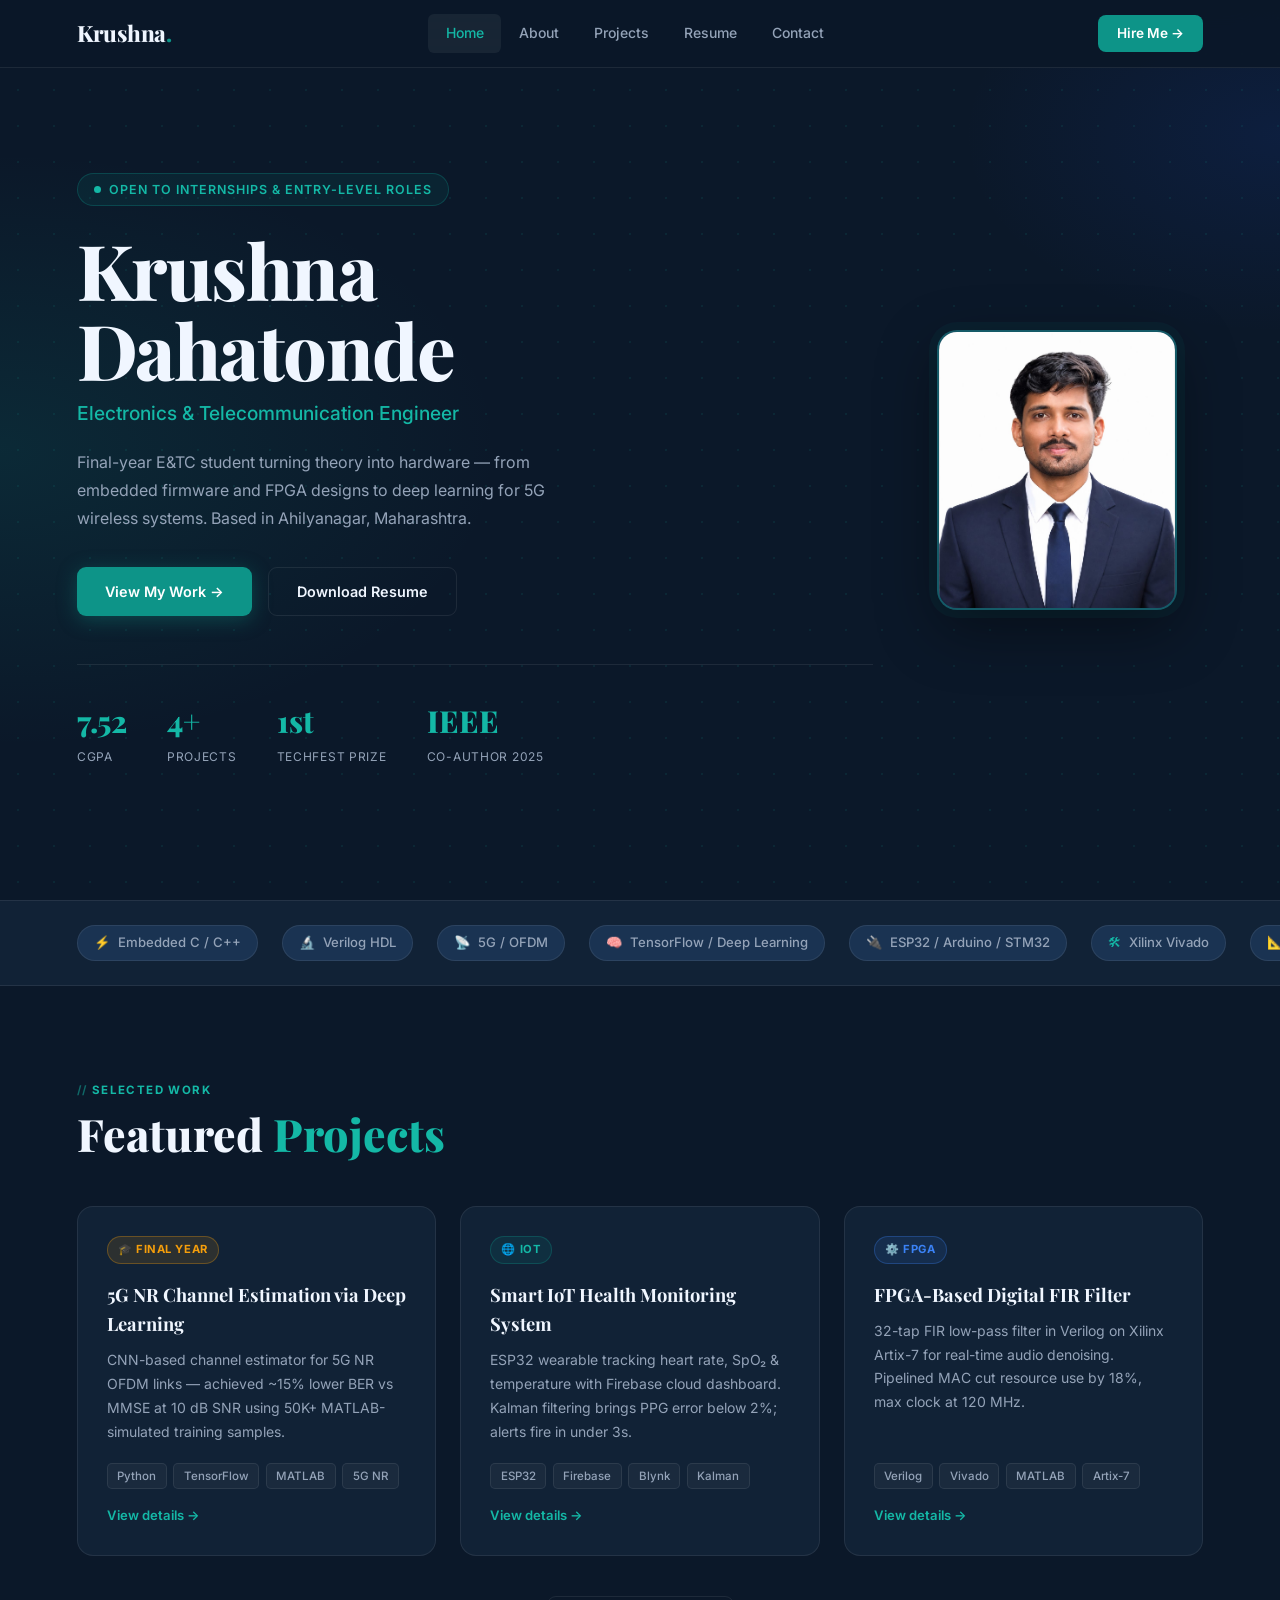
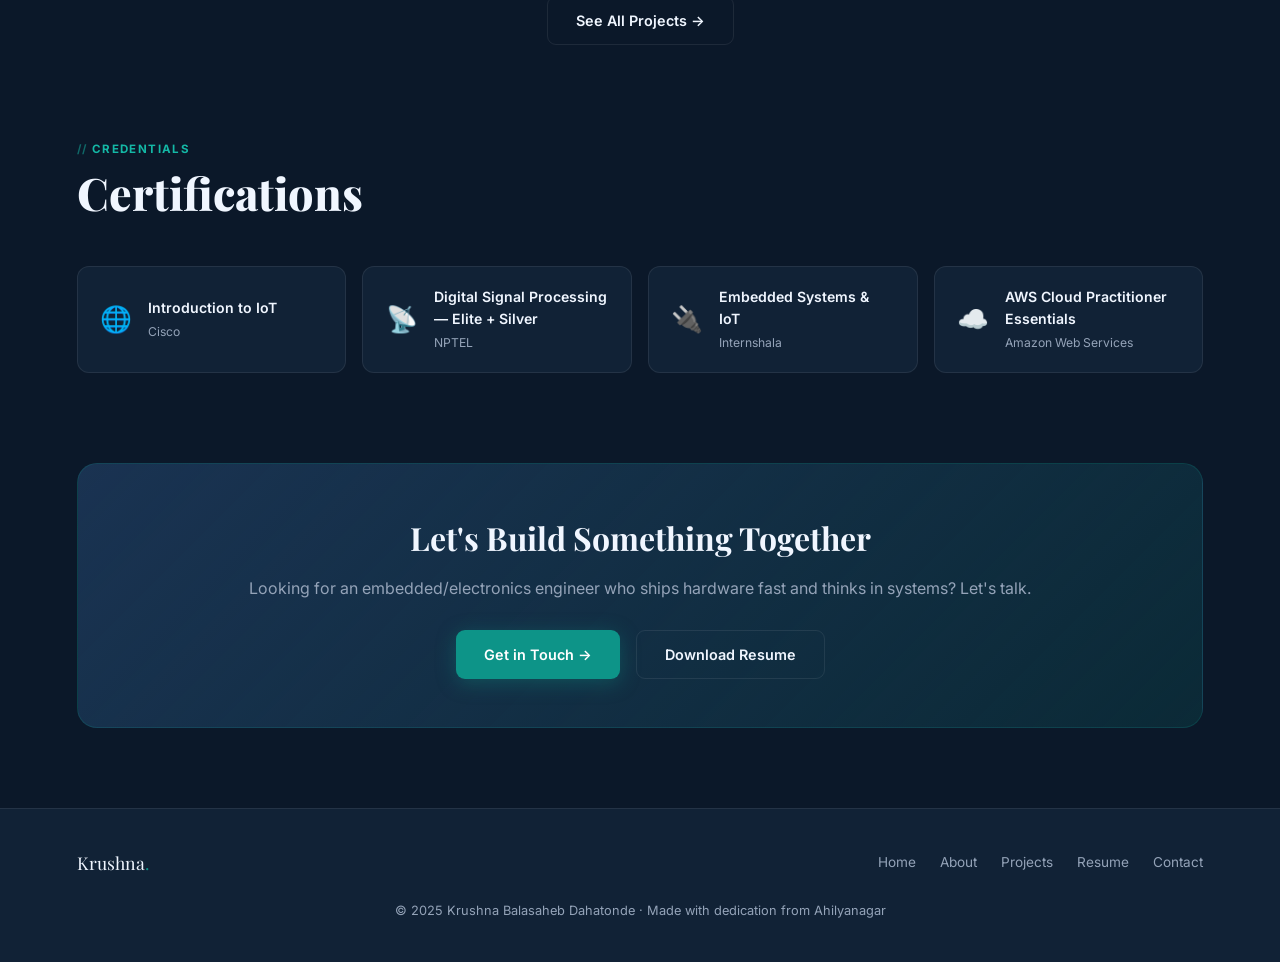
<file: index.html>
<!DOCTYPE html>
<html lang="en">
<head>
<meta charset="UTF-8"/>
<meta name="viewport" content="width=device-width, initial-scale=1.0"/>
<title>Krushna Dahatonde | E&TC Engineer</title>
<link rel="stylesheet" href="style.css"/>
<style>
/* ── HERO ── */
.hero {
  min-height: 100vh;
  display: flex; align-items: center;
  padding: 120px 6vw 80px;
  position: relative; overflow: hidden;
}
.hero-bg {
  position: absolute; inset: 0; z-index: 0;
  background:
    radial-gradient(ellipse 65% 55% at 0% 50%, rgba(13,148,136,.14) 0%, transparent 60%),
    radial-gradient(ellipse 45% 40% at 100% 15%, rgba(29,78,216,.12) 0%, transparent 55%);
}
/* Waveform / circuit dots signature element */
.hero-bg::before {
  content: '';
  position: absolute; inset: 0;
  background-image: radial-gradient(circle, rgba(13,148,136,.12) 1px, transparent 1px);
  background-size: 36px 36px;
}
.hero-inner {
  position: relative; z-index: 1;
  display: grid; grid-template-columns: 1fr auto;
  gap: 4rem; align-items: center;
  max-width: 1100px; width: 100%;
}
.hero-eyebrow {
  display: inline-flex; align-items: center; gap: .5rem;
  background: rgba(13,148,136,.1); border: 1px solid rgba(13,148,136,.3);
  color: var(--teal-light); padding: .35rem 1rem; border-radius: 100px;
  font-size: .78rem; font-weight: 600; letter-spacing: .08em;
  text-transform: uppercase; margin-bottom: 1.4rem;
}
.hero-eyebrow-dot { width: 7px; height: 7px; border-radius: 50%; background: var(--teal-light); animation: blink 1.8s infinite; }
@keyframes blink { 0%,100%{opacity:1} 50%{opacity:.2} }
h1 {
  font-family: 'Playfair Display', serif;
  font-size: clamp(2.8rem, 6vw, 5rem);
  font-weight: 800; line-height: 1.05;
  letter-spacing: -.02em; margin-bottom: .5rem;
}
.hero-sub {
  font-size: clamp(1rem, 2vw, 1.2rem);
  color: var(--teal-light); font-weight: 500;
  margin-bottom: 1.2rem;
}
.hero-desc {
  color: var(--muted); font-size: 1rem; line-height: 1.75;
  max-width: 520px; margin-bottom: 2.2rem;
}
.hero-btns { display: flex; gap: 1rem; flex-wrap: wrap; }
.hero-stats {
  display: flex; gap: 2.5rem;
  margin-top: 3rem; padding-top: 2rem;
  border-top: 1px solid var(--border);
}
.stat-num {
  font-family: 'Playfair Display', serif;
  font-size: 1.9rem; font-weight: 800; color: var(--teal-light);
}
.stat-lbl { font-size: .75rem; color: var(--muted); text-transform: uppercase; letter-spacing: .06em; margin-top: .1rem; }

/* Photo card */
.hero-photo-wrap {
  display: flex; flex-direction: column; align-items: center; gap: 1rem;
}
.photo-frame {
  width: 240px; height: 280px;
  border-radius: 20px;
  border: 2px solid rgba(13,148,136,.4);
  overflow: hidden;
  box-shadow: 0 0 0 8px rgba(13,148,136,.06), 0 20px 60px rgba(0,0,0,.4);
  position: relative;
  background: var(--navy-light);
  display: flex; align-items: center; justify-content: center;
}
.photo-frame img { width: 100%; height: 100%; object-fit: cover; }
.photo-placeholder {
  display: flex; flex-direction: column; align-items: center; gap: .6rem;
  color: var(--muted); font-size: .82rem; text-align: center; padding: 1rem;
}
.photo-placeholder .icon { font-size: 3rem; }
.photo-hint {
  font-size: .75rem; color: var(--muted);
  text-align: center; max-width: 180px;
  background: rgba(255,255,255,.04); border: 1px dashed var(--border);
  border-radius: 8px; padding: .5rem .8rem;
}

/* ── QUICK SKILLS STRIP ── */
.skills-strip {
  background: var(--navy-mid);
  border-top: 1px solid var(--border);
  border-bottom: 1px solid var(--border);
  padding: 1.5rem 6vw;
  overflow: hidden;
}
.strip-track {
  display: flex; gap: 1.5rem;
  animation: marquee 22s linear infinite;
  white-space: nowrap;
}
@keyframes marquee { from{transform:translateX(0)} to{transform:translateX(-50%)} }
.strip-item {
  display: inline-flex; align-items: center; gap: .5rem;
  font-size: .82rem; font-weight: 500; color: var(--muted);
  padding: .4rem 1rem; background: var(--navy-light);
  border: 1px solid var(--border); border-radius: 100px;
  flex-shrink: 0;
}
.strip-item span { color: var(--teal-light); }

/* ── FEATURED PROJECTS ── */
.featured-grid {
  display: grid; grid-template-columns: repeat(auto-fill, minmax(300px, 1fr));
  gap: 1.5rem;
}
.project-card {
  background: var(--card); border: 1px solid var(--border);
  border-radius: 16px; padding: 1.8rem;
  display: flex; flex-direction: column;
  transition: border-color .25s, transform .25s, box-shadow .25s;
  position: relative; overflow: hidden;
}
.project-card::after {
  content: '';
  position: absolute; top: 0; left: 0; right: 0; height: 3px;
  background: linear-gradient(90deg, var(--teal), var(--blue-light));
  transform: scaleX(0); transform-origin: left;
  transition: transform .3s;
}
.project-card:hover { border-color: rgba(13,148,136,.4); transform: translateY(-4px); box-shadow: 0 12px 40px rgba(13,148,136,.12); }
.project-card:hover::after { transform: scaleX(1); }
.proj-badge {
  display: inline-block;
  font-size: .7rem; font-weight: 700; padding: .25rem .65rem;
  border-radius: 100px; text-transform: uppercase; letter-spacing: .05em;
  margin-bottom: 1rem; align-self: flex-start;
}
.badge-teal  { background: rgba(13,148,136,.12); border: 1px solid rgba(13,148,136,.3); color: var(--teal-light); }
.badge-blue  { background: rgba(59,130,246,.12); border: 1px solid rgba(59,130,246,.3); color: var(--blue-light); }
.badge-gold  { background: rgba(245,158,11,.12); border: 1px solid rgba(245,158,11,.3); color: var(--gold); }
.badge-navy  { background: rgba(26,51,82,.6); border: 1px solid var(--border); color: var(--muted); }

.project-card h3 { font-family: 'Playfair Display', serif; font-size: 1.15rem; font-weight: 700; margin-bottom: .6rem; }
.project-card p  { color: var(--muted); font-size: .875rem; line-height: 1.7; flex: 1; }
.proj-tech { display: flex; flex-wrap: wrap; gap: .4rem; margin-top: 1.2rem; }
.tech-chip {
  font-size: .72rem; padding: .2rem .6rem; border-radius: 5px;
  background: rgba(255,255,255,.04); color: var(--muted);
  border: 1px solid var(--border); font-weight: 500;
}
.proj-link {
  display: inline-flex; align-items: center; gap: .35rem;
  margin-top: 1rem; font-size: .82rem; font-weight: 600;
  color: var(--teal-light); transition: gap .2s;
}
.proj-link:hover { gap: .6rem; }

/* ── CERTIFICATIONS STRIP ── */
.cert-grid {
  display: grid; grid-template-columns: repeat(auto-fill, minmax(220px, 1fr));
  gap: 1rem;
}
.cert-card {
  background: var(--card); border: 1px solid var(--border);
  border-radius: 12px; padding: 1.2rem 1.4rem;
  display: flex; align-items: center; gap: 1rem;
  transition: border-color .2s;
}
.cert-card:hover { border-color: rgba(13,148,136,.4); }
.cert-icon { font-size: 1.6rem; }
.cert-name { font-weight: 600; font-size: .88rem; }
.cert-by   { color: var(--muted); font-size: .76rem; margin-top: .15rem; }

/* ── CTA BAND ── */
.cta-band {
  background: linear-gradient(135deg, var(--navy-light) 0%, rgba(13,148,136,.15) 100%);
  border: 1px solid rgba(13,148,136,.2);
  border-radius: 20px; padding: 3rem;
  text-align: center;
  margin: 0 6vw 80px;
}
.cta-band h2 { font-family: 'Playfair Display', serif; font-size: 2rem; margin-bottom: .8rem; }
.cta-band p  { color: var(--muted); margin-bottom: 1.8rem; }
.cta-btns    { display: flex; gap: 1rem; justify-content: center; flex-wrap: wrap; }

@media (max-width: 900px) {
  .hero-inner { grid-template-columns: 1fr; }
  .hero-photo-wrap { display: none; }
}
@media (max-width: 600px) {
  .hero-stats { gap: 1.5rem; }
}
</style>
</head>
<body>

<!-- NAV -->
<nav class="nav">
  <a href="index.html" class="nav-logo">Krushna<span>.</span></a>
  <ul class="nav-links">
    <li><a href="index.html">Home</a></li>
    <li><a href="about.html">About</a></li>
    <li><a href="projects.html">Projects</a></li>
    <li><a href="resume.html">Resume</a></li>
    <li><a href="contact.html">Contact</a></li>
  </ul>
  <a href="contact.html" class="nav-cta">Hire Me →</a>
  <button class="nav-mobile-btn">☰</button>
</nav>

<!-- HERO -->
<section class="hero">
  <div class="hero-bg"></div>
  <div class="hero-inner">
    <div>
      <div class="hero-eyebrow">
        <span class="hero-eyebrow-dot"></span>
        Open to Internships & Entry-level Roles
      </div>
      <h1>Krushna<br>Dahatonde</h1>
      <p class="hero-sub">Electronics & Telecommunication Engineer</p>
      <p class="hero-desc">
        Final-year E&TC student turning theory into hardware — from embedded firmware and FPGA designs to deep learning for 5G wireless systems. Based in Ahilyanagar, Maharashtra.
      </p>
      <div class="hero-btns">
        <a href="projects.html" class="btn btn-primary">View My Work →</a>
        <a href="resume.html" class="btn btn-secondary">Download Resume</a>
      </div>
      <div class="hero-stats">
        <div>
          <div class="stat-num">7.52</div>
          <div class="stat-lbl">CGPA</div>
        </div>
        <div>
          <div class="stat-num">4+</div>
          <div class="stat-lbl">Projects</div>
        </div>
        <div>
          <div class="stat-num">1st</div>
          <div class="stat-lbl">TechFest Prize</div>
        </div>
        <div>
          <div class="stat-num">IEEE</div>
          <div class="stat-lbl">Co-author 2025</div>
        </div>
      </div>
    </div>
    <!-- PHOTO -->
    <div class="hero-photo-wrap">
      <div class="photo-frame">
        <img src="Me.jpeg" alt="Krushna Dahatonde">
      </div>
    </div>
  </div>
</section>

<!-- SKILLS MARQUEE -->
<div class="skills-strip">
  <div class="strip-track">
    <span class="strip-item"><span>⚡</span>Embedded C / C++</span>
    <span class="strip-item"><span>🔬</span>Verilog HDL</span>
    <span class="strip-item"><span>📡</span>5G / OFDM</span>
    <span class="strip-item"><span>🧠</span>TensorFlow / Deep Learning</span>
    <span class="strip-item"><span>🔌</span>ESP32 / Arduino / STM32</span>
    <span class="strip-item"><span>🛠</span>Xilinx Vivado</span>
    <span class="strip-item"><span>📐</span>MATLAB / Simulink</span>
    <span class="strip-item"><span>🌐</span>IoT / Firebase</span>
    <span class="strip-item"><span>🖥</span>Linux / Git</span>
    <span class="strip-item"><span>📋</span>KiCad PCB</span>
    <!-- duplicate for seamless loop -->
    <span class="strip-item"><span>⚡</span>Embedded C / C++</span>
    <span class="strip-item"><span>🔬</span>Verilog HDL</span>
    <span class="strip-item"><span>📡</span>5G / OFDM</span>
    <span class="strip-item"><span>🧠</span>TensorFlow / Deep Learning</span>
    <span class="strip-item"><span>🔌</span>ESP32 / Arduino / STM32</span>
    <span class="strip-item"><span>🛠</span>Xilinx Vivado</span>
    <span class="strip-item"><span>📐</span>MATLAB / Simulink</span>
    <span class="strip-item"><span>🌐</span>IoT / Firebase</span>
    <span class="strip-item"><span>🖥</span>Linux / Git</span>
    <span class="strip-item"><span>📋</span>KiCad PCB</span>
  </div>
</div>

<!-- FEATURED PROJECTS -->
<section class="section">
  <div class="section-tag">Selected Work</div>
  <h2 class="section-title reveal">Featured <em>Projects</em></h2>
  <div class="featured-grid">

    <div class="project-card reveal">
      <span class="proj-badge badge-gold">🎓 Final Year</span>
      <h3>5G NR Channel Estimation via Deep Learning</h3>
      <p>CNN-based channel estimator for 5G NR OFDM links — achieved ~15% lower BER vs MMSE at 10 dB SNR using 50K+ MATLAB-simulated training samples.</p>
      <div class="proj-tech">
        <span class="tech-chip">Python</span>
        <span class="tech-chip">TensorFlow</span>
        <span class="tech-chip">MATLAB</span>
        <span class="tech-chip">5G NR</span>
      </div>
      <a href="projects.html" class="proj-link">View details →</a>
    </div>

    <div class="project-card reveal reveal-delay-1">
      <span class="proj-badge badge-teal">🌐 IoT</span>
      <h3>Smart IoT Health Monitoring System</h3>
      <p>ESP32 wearable tracking heart rate, SpO₂ & temperature with Firebase cloud dashboard. Kalman filtering brings PPG error below 2%; alerts fire in under 3s.</p>
      <div class="proj-tech">
        <span class="tech-chip">ESP32</span>
        <span class="tech-chip">Firebase</span>
        <span class="tech-chip">Blynk</span>
        <span class="tech-chip">Kalman</span>
      </div>
      <a href="projects.html" class="proj-link">View details →</a>
    </div>

    <div class="project-card reveal reveal-delay-2">
      <span class="proj-badge badge-blue">⚙️ FPGA</span>
      <h3>FPGA-Based Digital FIR Filter</h3>
      <p>32-tap FIR low-pass filter in Verilog on Xilinx Artix-7 for real-time audio denoising. Pipelined MAC cut resource use by 18%, max clock at 120 MHz.</p>
      <div class="proj-tech">
        <span class="tech-chip">Verilog</span>
        <span class="tech-chip">Vivado</span>
        <span class="tech-chip">MATLAB</span>
        <span class="tech-chip">Artix-7</span>
      </div>
      <a href="projects.html" class="proj-link">View details →</a>
    </div>

  </div>
  <div style="text-align:center; margin-top:2.5rem;">
    <a href="projects.html" class="btn btn-secondary">See All Projects →</a>
  </div>
</section>

<!-- CERTS -->
<section class="section" style="padding-top:0;">
  <div class="section-tag">Credentials</div>
  <h2 class="section-title reveal">Certifications</h2>
  <div class="cert-grid reveal">
    <div class="cert-card"><span class="cert-icon">🌐</span><div><div class="cert-name">Introduction to IoT</div><div class="cert-by">Cisco</div></div></div>
    <div class="cert-card"><span class="cert-icon">📡</span><div><div class="cert-name">Digital Signal Processing — Elite + Silver</div><div class="cert-by">NPTEL</div></div></div>
    <div class="cert-card"><span class="cert-icon">🔌</span><div><div class="cert-name">Embedded Systems & IoT</div><div class="cert-by">Internshala</div></div></div>
    <div class="cert-card"><span class="cert-icon">☁️</span><div><div class="cert-name">AWS Cloud Practitioner Essentials</div><div class="cert-by">Amazon Web Services</div></div></div>
  </div>
</section>

<!-- CTA -->
<div class="cta-band reveal">
  <h2>Let's Build Something Together</h2>
  <p>Looking for an embedded/electronics engineer who ships hardware fast and thinks in systems? Let's talk.</p>
  <div class="cta-btns">
    <a href="contact.html" class="btn btn-primary">Get in Touch →</a>
    <a href="resume.html" class="btn btn-secondary">Download Resume</a>
  </div>
</div>

<!-- FOOTER -->
<footer class="footer">
  <div class="footer-logo">Krushna<span>.</span></div>
  <div class="footer-links">
    <a href="index.html">Home</a>
    <a href="about.html">About</a>
    <a href="projects.html">Projects</a>
    <a href="resume.html">Resume</a>
    <a href="contact.html">Contact</a>
  </div>
  <p class="footer-copy">© 2025 Krushna Balasaheb Dahatonde · Made with dedication from Ahilyanagar</p>
</footer>

<script src="main.js"></script>
</body>
</html>
</file>
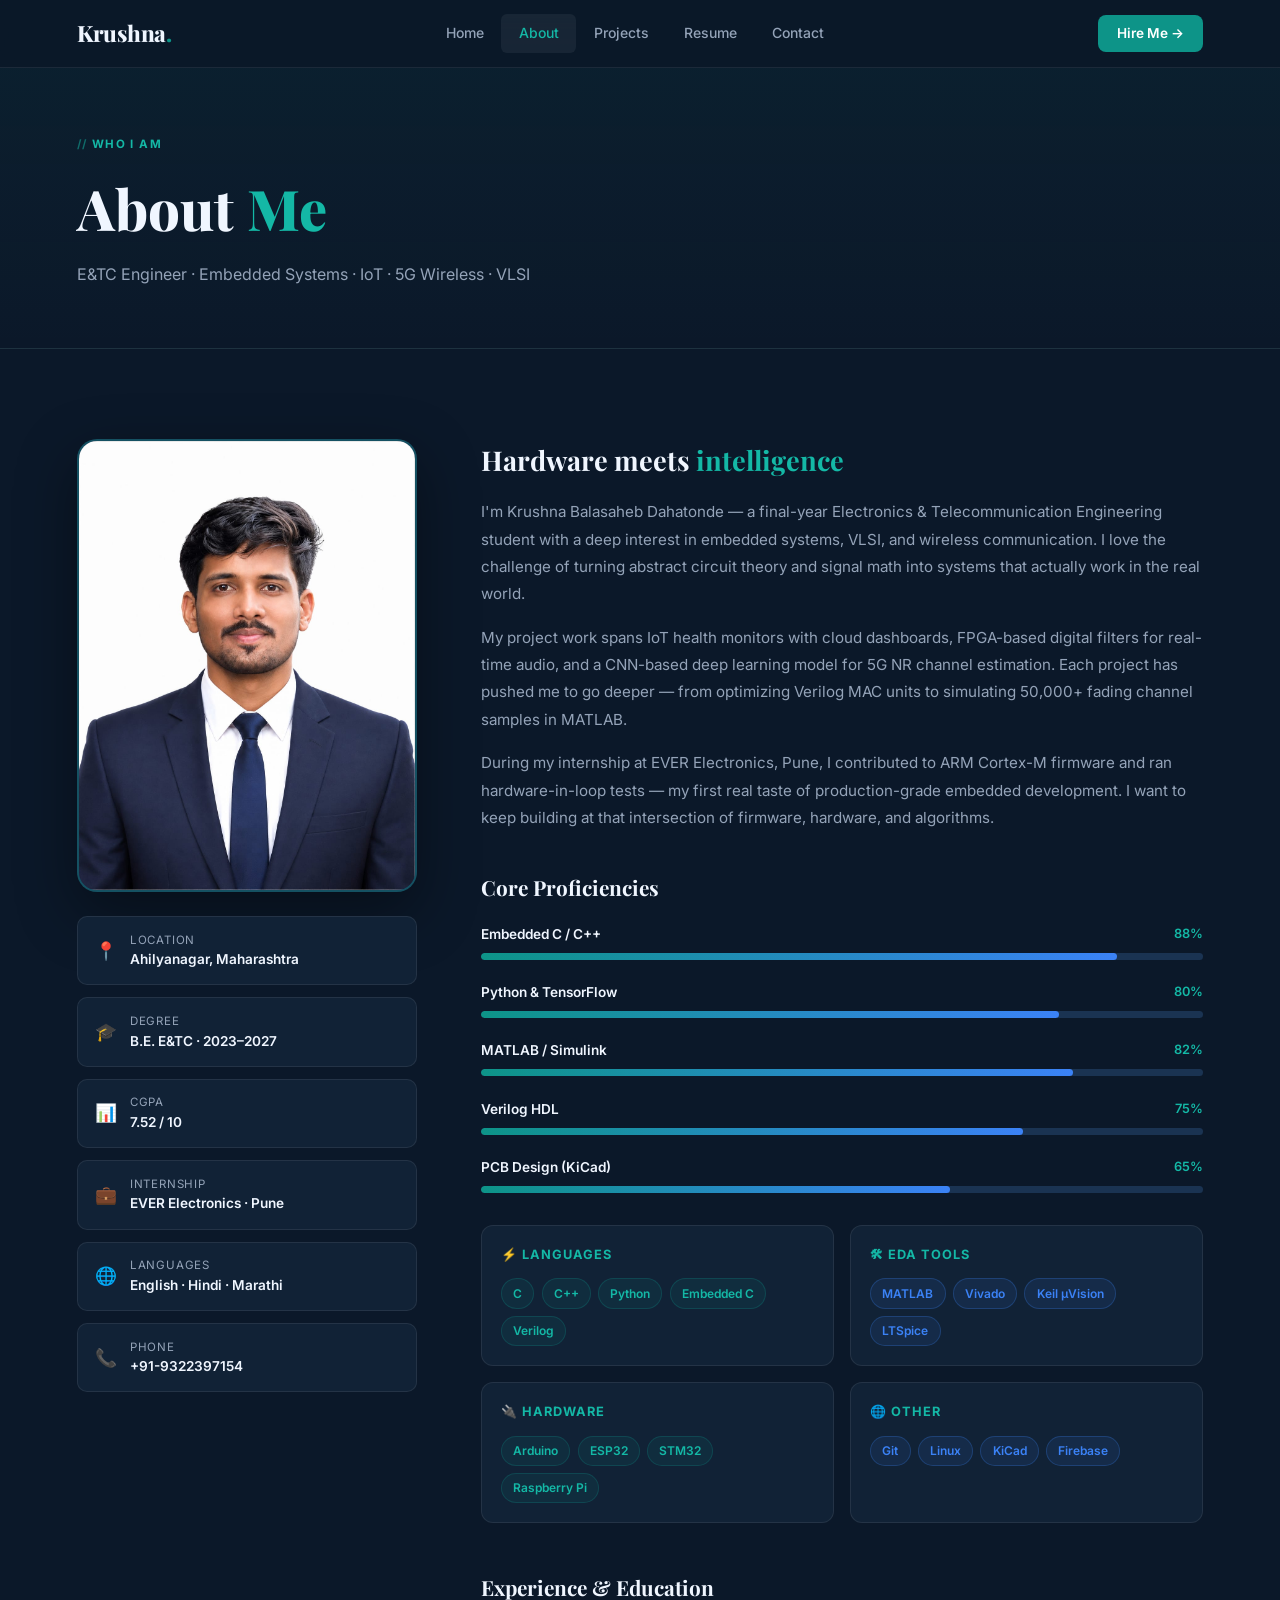
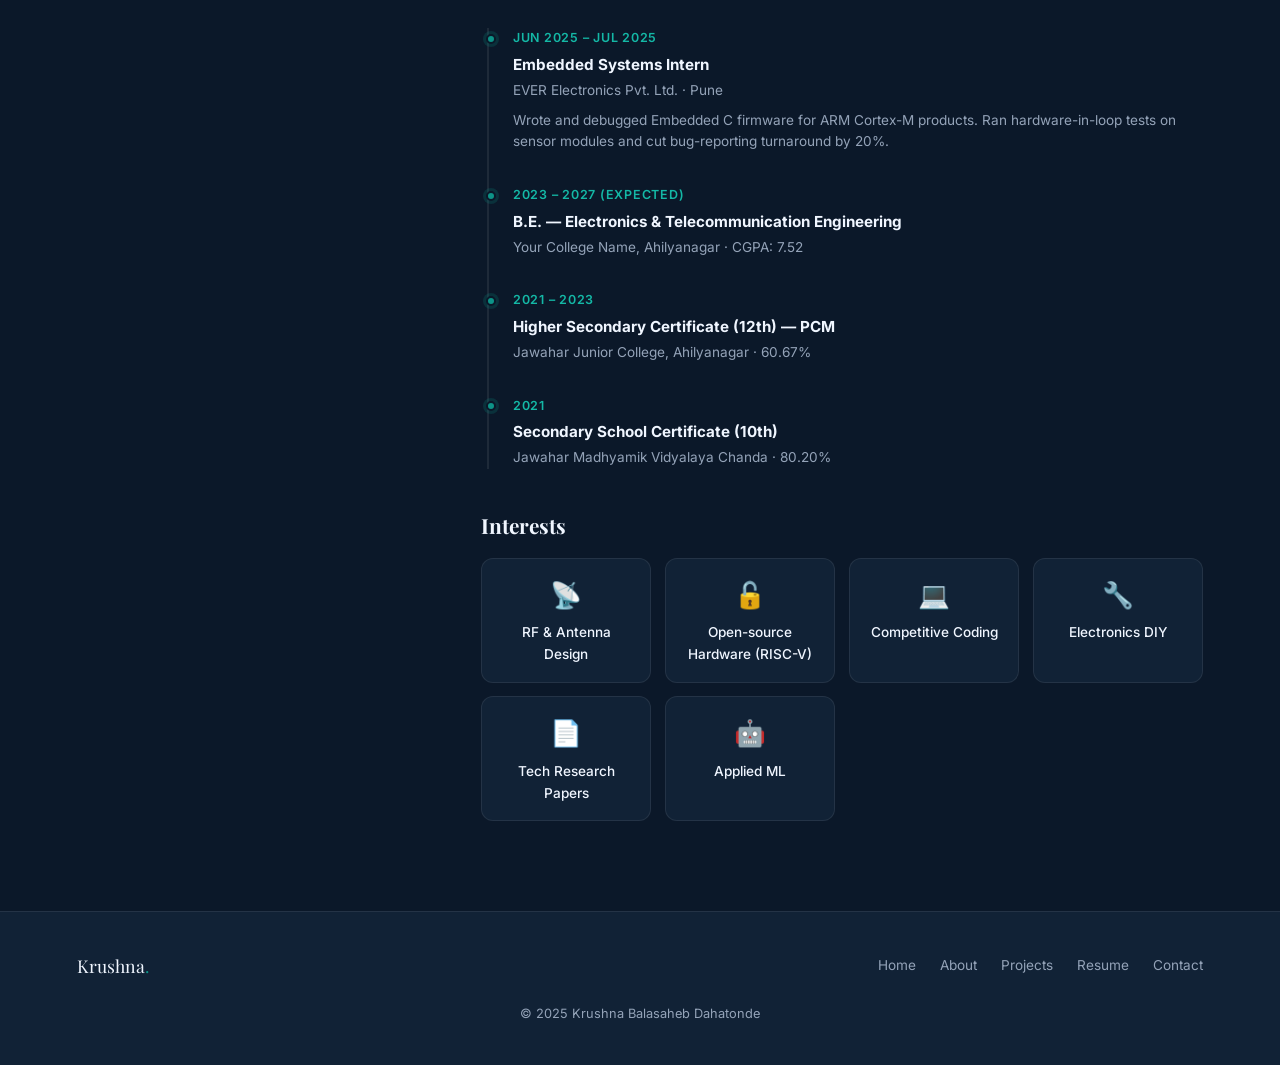
<file: about.html>
<!DOCTYPE html>
<html lang="en">
<head>
<meta charset="UTF-8"/>
<meta name="viewport" content="width=device-width, initial-scale=1.0"/>
<title>About — Krushna Dahatonde</title>
<link rel="stylesheet" href="style.css"/>
<style>
.page-hero {
  padding: 130px 6vw 60px;
  background: linear-gradient(180deg, rgba(13,148,136,.07) 0%, transparent 100%);
  border-bottom: 1px solid var(--border);
}
.page-hero h1 { font-family: 'Playfair Display', serif; font-size: clamp(2.2rem, 5vw, 3.5rem); font-weight: 800; }
.page-hero p  { color: var(--muted); margin-top: .6rem; font-size: 1rem; }

/* ABOUT GRID */
.about-grid { display: grid; grid-template-columns: 340px 1fr; gap: 4rem; align-items: start; }
.about-photo-col { position: sticky; top: 90px; }
.about-photo-frame {
  width: 100%; aspect-ratio: 3/4;
  border-radius: 20px;
  border: 2px solid rgba(13,148,136,.3);
  overflow: hidden; background: var(--navy-light);
  box-shadow: 0 20px 60px rgba(0,0,0,.4);
  display: flex; align-items: center; justify-content: center;
  margin-bottom: 1.5rem;
}
.about-photo-frame img { width: 100%; height: 100%; object-fit: cover; }
.photo-ph { text-align: center; color: var(--muted); }
.photo-ph .icon { font-size: 4rem; display: block; margin-bottom: .5rem; }

.quick-info { display: flex; flex-direction: column; gap: .75rem; }
.qi {
  display: flex; align-items: center; gap: .75rem;
  background: var(--card); border: 1px solid var(--border);
  border-radius: 10px; padding: .85rem 1rem;
  font-size: .85rem;
}
.qi .qi-icon { font-size: 1.1rem; width: 24px; text-align: center; }
.qi-label { color: var(--muted); font-size: .72rem; text-transform: uppercase; letter-spacing: .07em; }
.qi-val   { font-weight: 600; font-size: .85rem; }

/* CONTENT */
.about-text h2 { font-family: 'Playfair Display', serif; font-size: 1.7rem; font-weight: 700; margin-bottom: 1rem; }
.about-text h2 em { font-style: normal; color: var(--teal-light); }
.about-text p  { color: var(--muted); line-height: 1.8; margin-bottom: 1rem; font-size: .95rem; }

/* Skills bars */
.skills-section { margin-top: 2.5rem; }
.skill-bar-group { margin-bottom: 1.4rem; }
.skill-bar-header { display: flex; justify-content: space-between; font-size: .85rem; font-weight: 600; margin-bottom: .45rem; }
.skill-bar-track { height: 7px; background: var(--navy-light); border-radius: 100px; overflow: hidden; }
.skill-bar-fill  { height: 100%; border-radius: 100px; background: linear-gradient(90deg, var(--teal), var(--blue-light)); transition: width 1.2s ease; width: 0; }
.skill-bar-fill.animate { width: var(--w); }
.skill-pct { color: var(--teal-light); font-size: .8rem; }

/* Skill categories */
.skill-cats { display: grid; grid-template-columns: 1fr 1fr; gap: 1rem; margin-top: 1.5rem; }
.skill-cat { background: var(--card); border: 1px solid var(--border); border-radius: 12px; padding: 1.2rem; }
.skill-cat-title { font-size: .8rem; font-weight: 700; text-transform: uppercase; letter-spacing: .08em; color: var(--teal-light); margin-bottom: .8rem; }
.skill-pills { display: flex; flex-wrap: wrap; gap: .45rem; }

/* Timeline */
.timeline { position: relative; padding-left: 2rem; }
.timeline::before { content: ''; position: absolute; left: .4rem; top: 0; bottom: 0; width: 1.5px; background: var(--border); }
.tl-item { position: relative; margin-bottom: 2rem; }
.tl-item::before {
  content: ''; position: absolute;
  left: -1.65rem; top: .35rem;
  width: 10px; height: 10px; border-radius: 50%;
  background: var(--teal); border: 2px solid var(--navy);
  box-shadow: 0 0 0 3px rgba(13,148,136,.2);
}
.tl-date  { font-size: .78rem; color: var(--teal-light); font-weight: 600; text-transform: uppercase; letter-spacing: .06em; margin-bottom: .3rem; }
.tl-title { font-weight: 700; font-size: .95rem; }
.tl-sub   { color: var(--muted); font-size: .85rem; margin-top: .15rem; }
.tl-desc  { color: var(--muted); font-size: .85rem; margin-top: .5rem; line-height: 1.6; }

/* Interests */
.interests-grid { display: grid; grid-template-columns: repeat(auto-fill, minmax(170px, 1fr)); gap: .85rem; margin-top: 1rem; }
.interest-card {
  background: var(--card); border: 1px solid var(--border); border-radius: 12px;
  padding: 1rem; text-align: center; font-size: .85rem; font-weight: 500;
  transition: border-color .2s; cursor: default;
}
.interest-card:hover { border-color: rgba(13,148,136,.4); }
.interest-card .ic-icon { font-size: 1.6rem; margin-bottom: .4rem; }

@media (max-width: 900px) { .about-grid { grid-template-columns: 1fr; } .about-photo-col { position: static; } }
@media (max-width: 600px) { .skill-cats { grid-template-columns: 1fr; } }
</style>
</head>
<body>

<nav class="nav">
  <a href="index.html" class="nav-logo">Krushna<span>.</span></a>
  <ul class="nav-links">
    <li><a href="index.html">Home</a></li>
    <li><a href="about.html" class="active">About</a></li>
    <li><a href="projects.html">Projects</a></li>
    <li><a href="resume.html">Resume</a></li>
    <li><a href="contact.html">Contact</a></li>
  </ul>
  <a href="contact.html" class="nav-cta">Hire Me →</a>
  <button class="nav-mobile-btn">☰</button>
</nav>

<div class="page-hero">
  <div class="section-tag">Who I Am</div>
  <h1>About <em style="font-style:normal; color:var(--teal-light)">Me</em></h1>
  <p>E&TC Engineer · Embedded Systems · IoT · 5G Wireless · VLSI</p>
</div>

<section class="section">
  <div class="about-grid">

    <!-- LEFT COL: photo + quick info -->
    <div class="about-photo-col reveal">
      <div class="about-photo-frame">
        <img src="Me.jpeg" alt="Krushna Dahatonde">
      </div>

      <div class="quick-info">
        <div class="qi">
          <span class="qi-icon">📍</span>
          <div><div class="qi-label">Location</div><div class="qi-val">Ahilyanagar, Maharashtra</div></div>
        </div>
        <div class="qi">
          <span class="qi-icon">🎓</span>
          <div><div class="qi-label">Degree</div><div class="qi-val">B.E. E&TC · 2023–2027</div></div>
        </div>
        <div class="qi">
          <span class="qi-icon">📊</span>
          <div><div class="qi-label">CGPA</div><div class="qi-val">7.52 / 10</div></div>
        </div>
        <div class="qi">
          <span class="qi-icon">💼</span>
          <div><div class="qi-label">Internship</div><div class="qi-val">EVER Electronics · Pune</div></div>
        </div>
        <div class="qi">
          <span class="qi-icon">🌐</span>
          <div><div class="qi-label">Languages</div><div class="qi-val">English · Hindi · Marathi</div></div>
        </div>
        <div class="qi">
          <span class="qi-icon">📞</span>
          <div><div class="qi-label">Phone</div><div class="qi-val">+91-9322397154</div></div>
        </div>
      </div>
    </div>

    <!-- RIGHT COL -->
    <div class="about-text reveal reveal-delay-1">
      <h2>Hardware meets <em>intelligence</em></h2>
      <p>I'm Krushna Balasaheb Dahatonde — a final-year Electronics & Telecommunication Engineering student with a deep interest in embedded systems, VLSI, and wireless communication. I love the challenge of turning abstract circuit theory and signal math into systems that actually work in the real world.</p>
      <p>My project work spans IoT health monitors with cloud dashboards, FPGA-based digital filters for real-time audio, and a CNN-based deep learning model for 5G NR channel estimation. Each project has pushed me to go deeper — from optimizing Verilog MAC units to simulating 50,000+ fading channel samples in MATLAB.</p>
      <p>During my internship at EVER Electronics, Pune, I contributed to ARM Cortex-M firmware and ran hardware-in-loop tests — my first real taste of production-grade embedded development. I want to keep building at that intersection of firmware, hardware, and algorithms.</p>

      <!-- SKILLS BARS -->
      <div class="skills-section">
        <h2 style="font-size:1.3rem; margin-bottom:1.2rem;">Core Proficiencies</h2>
        <div class="skill-bar-group"><div class="skill-bar-header"><span>Embedded C / C++</span><span class="skill-pct">88%</span></div><div class="skill-bar-track"><div class="skill-bar-fill" style="--w:88%"></div></div></div>
        <div class="skill-bar-group"><div class="skill-bar-header"><span>Python & TensorFlow</span><span class="skill-pct">80%</span></div><div class="skill-bar-track"><div class="skill-bar-fill" style="--w:80%"></div></div></div>
        <div class="skill-bar-group"><div class="skill-bar-header"><span>MATLAB / Simulink</span><span class="skill-pct">82%</span></div><div class="skill-bar-track"><div class="skill-bar-fill" style="--w:82%"></div></div></div>
        <div class="skill-bar-group"><div class="skill-bar-header"><span>Verilog HDL</span><span class="skill-pct">75%</span></div><div class="skill-bar-track"><div class="skill-bar-fill" style="--w:75%"></div></div></div>
        <div class="skill-bar-group"><div class="skill-bar-header"><span>PCB Design (KiCad)</span><span class="skill-pct">65%</span></div><div class="skill-bar-track"><div class="skill-bar-fill" style="--w:65%"></div></div></div>
      </div>

      <!-- SKILL CATEGORIES -->
      <div class="skill-cats" style="margin-top:2rem;">
        <div class="skill-cat">
          <div class="skill-cat-title">⚡ Languages</div>
          <div class="skill-pills">
            <span class="pill">C</span><span class="pill">C++</span><span class="pill">Python</span><span class="pill">Embedded C</span><span class="pill">Verilog</span>
          </div>
        </div>
        <div class="skill-cat">
          <div class="skill-cat-title">🛠 EDA Tools</div>
          <div class="skill-pills">
            <span class="pill pill-blue">MATLAB</span><span class="pill pill-blue">Vivado</span><span class="pill pill-blue">Keil µVision</span><span class="pill pill-blue">LTSpice</span>
          </div>
        </div>
        <div class="skill-cat">
          <div class="skill-cat-title">🔌 Hardware</div>
          <div class="skill-pills">
            <span class="pill">Arduino</span><span class="pill">ESP32</span><span class="pill">STM32</span><span class="pill">Raspberry Pi</span>
          </div>
        </div>
        <div class="skill-cat">
          <div class="skill-cat-title">🌐 Other</div>
          <div class="skill-pills">
            <span class="pill pill-blue">Git</span><span class="pill pill-blue">Linux</span><span class="pill pill-blue">KiCad</span><span class="pill pill-blue">Firebase</span>
          </div>
        </div>
      </div>

      <!-- EXPERIENCE TIMELINE -->
      <div style="margin-top:3rem;">
        <h2 style="font-size:1.3rem; margin-bottom:1.5rem;">Experience & Education</h2>
        <div class="timeline">
          <div class="tl-item">
            <div class="tl-date">Jun 2025 – Jul 2025</div>
            <div class="tl-title">Embedded Systems Intern</div>
            <div class="tl-sub">EVER Electronics Pvt. Ltd. · Pune</div>
            <div class="tl-desc">Wrote and debugged Embedded C firmware for ARM Cortex-M products. Ran hardware-in-loop tests on sensor modules and cut bug-reporting turnaround by 20%.</div>
          </div>
          <div class="tl-item">
            <div class="tl-date">2023 – 2027 (Expected)</div>
            <div class="tl-title">B.E. — Electronics & Telecommunication Engineering</div>
            <div class="tl-sub">Your College Name, Ahilyanagar · CGPA: 7.52</div>
          </div>
          <div class="tl-item">
            <div class="tl-date">2021 – 2023</div>
            <div class="tl-title">Higher Secondary Certificate (12th) — PCM</div>
            <div class="tl-sub">Jawahar Junior College, Ahilyanagar · 60.67%</div>
          </div>
          <div class="tl-item">
            <div class="tl-date">2021</div>
            <div class="tl-title">Secondary School Certificate (10th)</div>
            <div class="tl-sub">Jawahar Madhyamik Vidyalaya Chanda · 80.20%</div>
          </div>
        </div>
      </div>

      <!-- INTERESTS -->
      <div style="margin-top:2.5rem;">
        <h2 style="font-size:1.3rem; margin-bottom:.8rem;">Interests</h2>
        <div class="interests-grid">
          <div class="interest-card"><div class="ic-icon">📡</div>RF & Antenna Design</div>
          <div class="interest-card"><div class="ic-icon">🔓</div>Open-source Hardware (RISC-V)</div>
          <div class="interest-card"><div class="ic-icon">💻</div>Competitive Coding</div>
          <div class="interest-card"><div class="ic-icon">🔧</div>Electronics DIY</div>
          <div class="interest-card"><div class="ic-icon">📄</div>Tech Research Papers</div>
          <div class="interest-card"><div class="ic-icon">🤖</div>Applied ML</div>
        </div>
      </div>
    </div>

  </div>
</section>

<footer class="footer">
  <div class="footer-logo">Krushna<span>.</span></div>
  <div class="footer-links">
    <a href="index.html">Home</a>
    <a href="about.html">About</a>
    <a href="projects.html">Projects</a>
    <a href="resume.html">Resume</a>
    <a href="contact.html">Contact</a>
  </div>
  <p class="footer-copy">© 2025 Krushna Balasaheb Dahatonde</p>
</footer>

<script src="main.js"></script>
<script>
// Animate skill bars on scroll
const bars = document.querySelectorAll('.skill-bar-fill');
const barObs = new IntersectionObserver((entries) => {
  entries.forEach(e => { if (e.isIntersecting) e.target.classList.add('animate'); });
}, { threshold: 0.3 });
bars.forEach(b => barObs.observe(b));
</script>
</body>
</html>
</file>
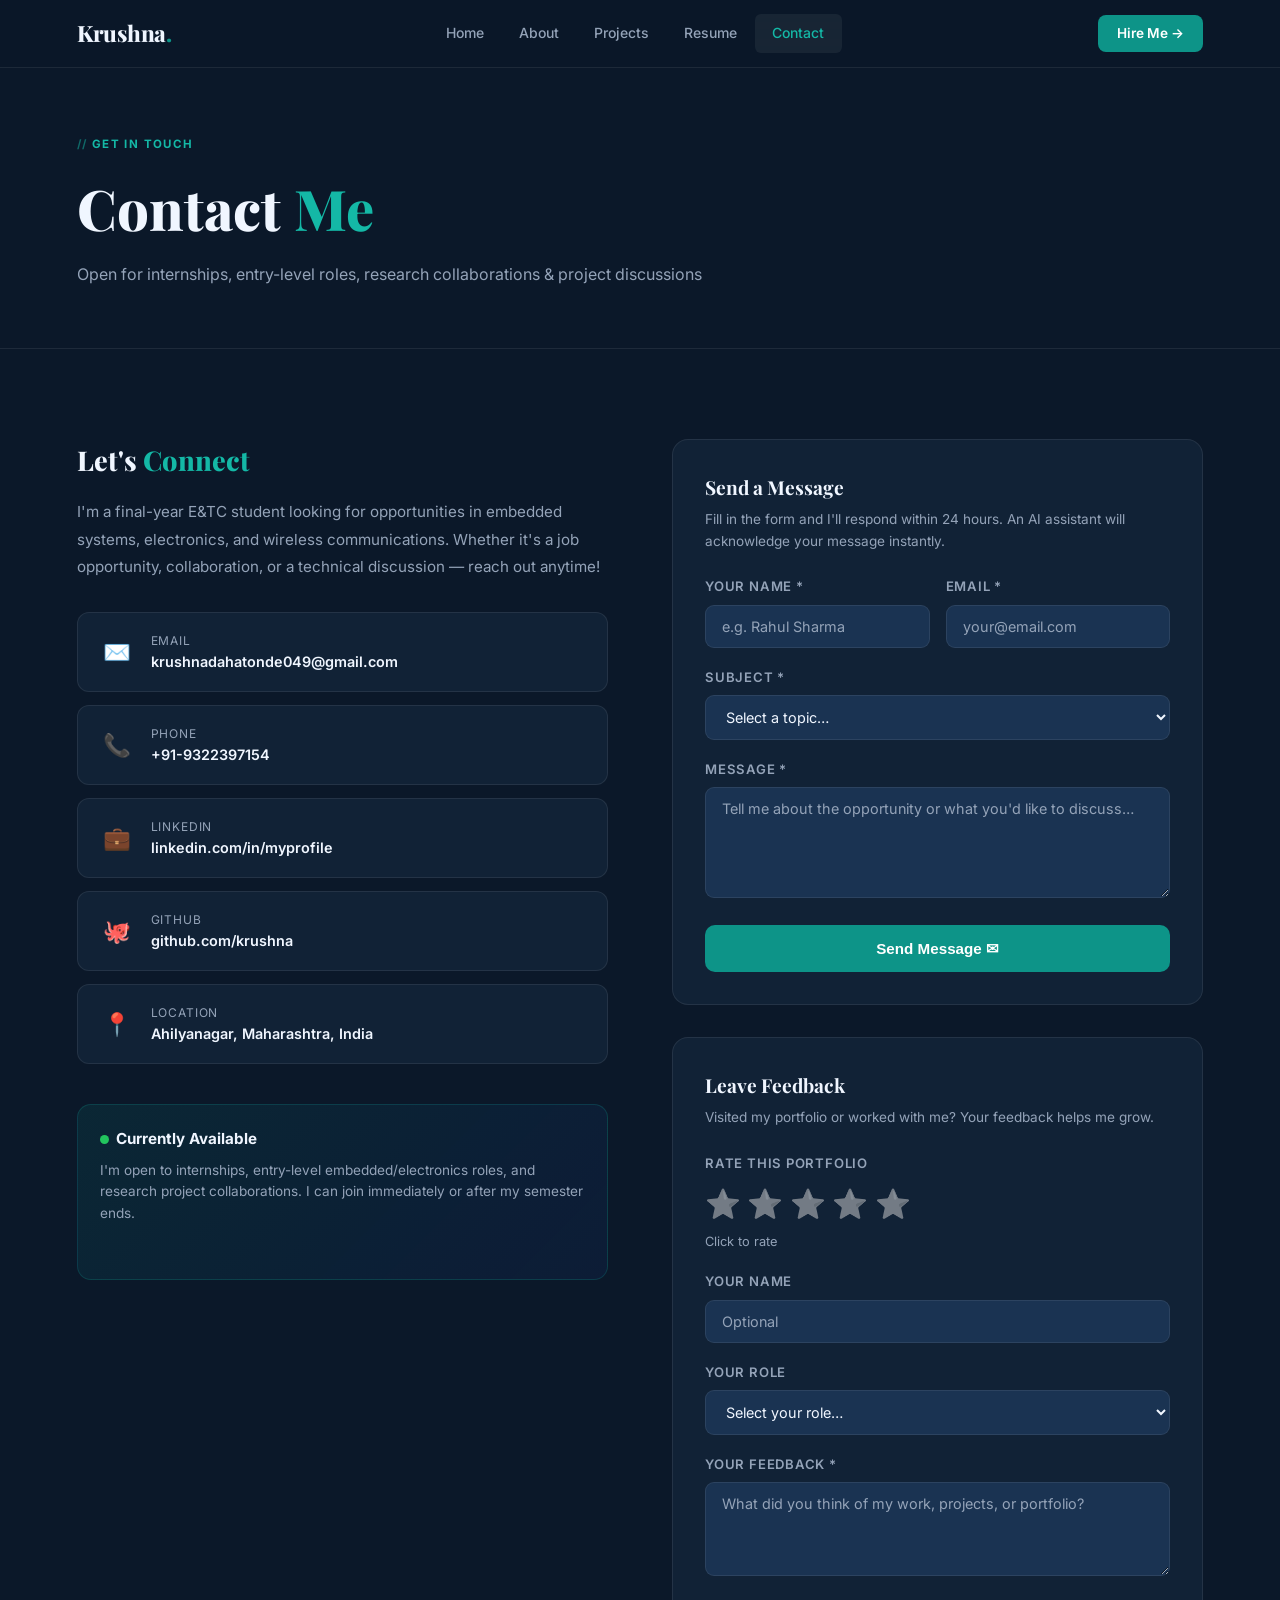
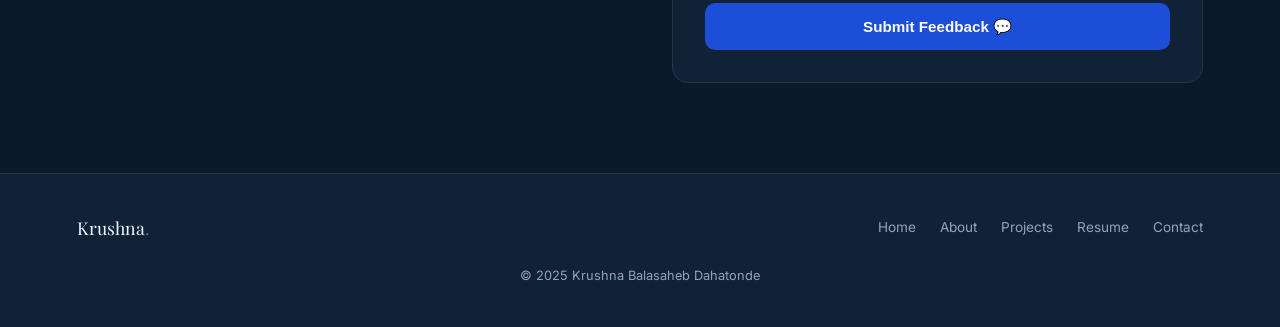
<file: contact.html>
<!DOCTYPE html>
<html lang="en">
<head>
<meta charset="UTF-8"/>
<meta name="viewport" content="width=device-width, initial-scale=1.0"/>
<title>Contact — Krushna Dahatonde</title>
<link rel="stylesheet" href="style.css"/>
<style>
.page-hero { padding: 130px 6vw 60px; border-bottom: 1px solid var(--border); }
.page-hero h1 { font-family: 'Playfair Display', serif; font-size: clamp(2.2rem,5vw,3.5rem); font-weight: 800; }
.page-hero p  { color: var(--muted); margin-top: .6rem; }

.contact-layout { display: grid; grid-template-columns: 1fr 1fr; gap: 4rem; align-items: start; }

/* LEFT: info */
.contact-info h2 { font-family: 'Playfair Display', serif; font-size: 1.7rem; font-weight: 800; margin-bottom: 1rem; }
.contact-info h2 em { font-style: normal; color: var(--teal-light); }
.contact-info p { color: var(--muted); line-height: 1.8; font-size: .95rem; margin-bottom: 2rem; }

.contact-links { display: flex; flex-direction: column; gap: .85rem; margin-bottom: 2.5rem; }
.contact-link {
  display: flex; align-items: center; gap: 1rem;
  background: var(--card); border: 1px solid var(--border);
  border-radius: 12px; padding: 1.1rem 1.3rem;
  text-decoration: none; color: var(--white);
  transition: border-color .2s, transform .15s;
}
.contact-link:hover { border-color: rgba(13,148,136,.4); transform: translateX(4px); }
.cl-icon { font-size: 1.4rem; width: 36px; text-align: center; }
.cl-label { font-size: .75rem; color: var(--muted); text-transform: uppercase; letter-spacing: .07em; }
.cl-val   { font-weight: 600; font-size: .9rem; }

.availability-card {
  background: linear-gradient(135deg, rgba(13,148,136,.12), rgba(29,78,216,.08));
  border: 1px solid rgba(13,148,136,.25);
  border-radius: 14px; padding: 1.4rem;
}
.availability-card h3 { font-weight: 700; margin-bottom: .5rem; font-size: .95rem; }
.availability-card p  { color: var(--muted); font-size: .85rem; line-height: 1.6; }
.avail-dot { display: inline-block; width: 9px; height: 9px; border-radius: 50%; background: #22C55E; margin-right: .45rem; animation: pulse-g 2s infinite; }
@keyframes pulse-g { 0%,100%{opacity:1} 50%{opacity:.4} }

/* RIGHT: forms */
.forms-col { display: flex; flex-direction: column; gap: 2rem; }

.form-card {
  background: var(--card); border: 1px solid var(--border);
  border-radius: 16px; padding: 2rem;
}
.form-card h3 {
  font-family: 'Playfair Display', serif;
  font-size: 1.2rem; font-weight: 700; margin-bottom: .4rem;
}
.form-card .form-sub { color: var(--muted); font-size: .85rem; margin-bottom: 1.5rem; }

.form-group { margin-bottom: 1.2rem; }
.form-group label { display: block; font-size: .82rem; font-weight: 600; margin-bottom: .45rem; color: var(--muted); text-transform: uppercase; letter-spacing: .06em; }
.form-group input,
.form-group textarea,
.form-group select {
  width: 100%; padding: .75rem 1rem;
  background: var(--navy-light); border: 1.5px solid var(--border);
  border-radius: 9px; color: var(--white); font-size: .9rem;
  font-family: 'Inter', sans-serif;
  transition: border-color .2s; outline: none;
  resize: vertical;
}
.form-group input:focus,
.form-group textarea:focus,
.form-group select:focus { border-color: var(--teal); }
.form-group input::placeholder,
.form-group textarea::placeholder { color: var(--muted); }
.form-group select option { background: var(--navy-mid); }

.form-row { display: grid; grid-template-columns: 1fr 1fr; gap: 1rem; }

.submit-btn {
  width: 100%; padding: .9rem; border: none; border-radius: 10px;
  background: var(--teal); color: #fff; font-weight: 700; font-size: .95rem;
  cursor: pointer; transition: background .2s, transform .15s;
  display: flex; align-items: center; justify-content: center; gap: .5rem;
}
.submit-btn:hover { background: var(--teal-light); transform: translateY(-1px); }
.submit-btn:disabled { opacity: .6; cursor: not-allowed; transform: none; }

/* AI Response area */
.ai-response {
  margin-top: 1.2rem; padding: 1.2rem;
  background: rgba(13,148,136,.07); border: 1px solid rgba(13,148,136,.2);
  border-radius: 10px; display: none;
}
.ai-response.visible { display: block; }
.ai-label { font-size: .72rem; font-weight: 700; text-transform: uppercase; letter-spacing: .1em; color: var(--teal-light); margin-bottom: .5rem; display: flex; align-items: center; gap: .4rem; }
.ai-text { color: var(--muted); font-size: .875rem; line-height: 1.7; }

/* Success message */
.success-msg {
  display: none; text-align: center; padding: 1.5rem;
  color: #22C55E; font-weight: 600;
}
.success-msg.visible { display: block; }

/* Feedback stars */
.star-row { display: flex; gap: .4rem; margin-bottom: .3rem; }
.star {
  font-size: 1.8rem; cursor: pointer; transition: transform .15s;
  filter: grayscale(1); opacity: .5;
}
.star:hover, .star.active { filter: none; opacity: 1; transform: scale(1.15); }

/* Spinner */
.spinner { display: inline-block; width: 16px; height: 16px; border: 2px solid rgba(255,255,255,.3); border-top-color: #fff; border-radius: 50%; animation: spin .7s linear infinite; }
@keyframes spin { to { transform: rotate(360deg); } }

@media(max-width:900px){ .contact-layout { grid-template-columns: 1fr; } }
@media(max-width:500px){ .form-row { grid-template-columns: 1fr; } }
</style>
</head>
<body>

<nav class="nav">
  <a href="index.html" class="nav-logo">Krushna<span>.</span></a>
  <ul class="nav-links">
    <li><a href="index.html">Home</a></li>
    <li><a href="about.html">About</a></li>
    <li><a href="projects.html">Projects</a></li>
    <li><a href="resume.html">Resume</a></li>
    <li><a href="contact.html" class="active">Contact</a></li>
  </ul>
  <a href="contact.html" class="nav-cta">Hire Me →</a>
  <button class="nav-mobile-btn">☰</button>
</nav>

<div class="page-hero">
  <div class="section-tag">Get In Touch</div>
  <h1>Contact <em style="font-style:normal;color:var(--teal-light)">Me</em></h1>
  <p>Open for internships, entry-level roles, research collaborations & project discussions</p>
</div>

<section class="section">
  <div class="contact-layout">

    <!-- LEFT -->
    <div class="contact-info reveal">
      <h2>Let's <em>Connect</em></h2>
      <p>I'm a final-year E&TC student looking for opportunities in embedded systems, electronics, and wireless communications. Whether it's a job opportunity, collaboration, or a technical discussion — reach out anytime!</p>

      <div class="contact-links">
        <a href="mailto:krushnadahatonde049@gmail.com" class="contact-link">
          <span class="cl-icon">✉️</span>
          <div><div class="cl-label">Email</div><div class="cl-val">krushnadahatonde049@gmail.com</div></div>
        </a>
        <a href="tel:+919322397154" class="contact-link">
          <span class="cl-icon">📞</span>
          <div><div class="cl-label">Phone</div><div class="cl-val">+91-9322397154</div></div>
        </a>
        <a href="https://linkedin.com/in/myprofile" target="_blank" class="contact-link">
          <span class="cl-icon">💼</span>
          <div><div class="cl-label">LinkedIn</div><div class="cl-val">linkedin.com/in/myprofile</div></div>
        </a>
        <a href="https://github.com/krushna" target="_blank" class="contact-link">
          <span class="cl-icon">🐙</span>
          <div><div class="cl-label">GitHub</div><div class="cl-val">github.com/krushna</div></div>
        </a>
        <a href="#" class="contact-link">
          <span class="cl-icon">📍</span>
          <div><div class="cl-label">Location</div><div class="cl-val">Ahilyanagar, Maharashtra, India</div></div>
        </a>
      </div>

      <div class="availability-card">
        <h3><span class="avail-dot"></span>Currently Available</h3>
        <p>I'm open to internships, entry-level embedded/electronics roles, and research project collaborations. I can join immediately or after my semester ends.</p>
      </div>
    </div>

    <!-- RIGHT: Forms -->
    <div class="forms-col reveal reveal-delay-1">

      <!-- CONTACT FORM (AI-powered) -->
      <div class="form-card">
        <h3>Send a Message</h3>
        <p class="form-sub">Fill in the form and I'll respond within 24 hours. An AI assistant will acknowledge your message instantly.</p>

        <div id="contactFormWrap">
          <div class="form-row">
            <div class="form-group">
              <label>Your Name *</label>
              <input type="text" id="cf-name" placeholder="e.g. Rahul Sharma" required/>
            </div>
            <div class="form-group">
              <label>Email *</label>
              <input type="email" id="cf-email" placeholder="your@email.com" required/>
            </div>
          </div>
          <div class="form-group">
            <label>Subject *</label>
            <select id="cf-subject">
              <option value="">Select a topic…</option>
              <option value="internship">Internship Opportunity</option>
              <option value="job">Job Offer / Role</option>
              <option value="collaboration">Project Collaboration</option>
              <option value="research">Research Discussion</option>
              <option value="other">Other</option>
            </select>
          </div>
          <div class="form-group">
            <label>Message *</label>
            <textarea id="cf-message" rows="5" placeholder="Tell me about the opportunity or what you'd like to discuss…"></textarea>
          </div>
          <button class="submit-btn" id="contactSubmitBtn" onclick="submitContact()">
            <span id="contact-btn-text">Send Message ✉</span>
          </button>
          <div class="ai-response" id="contactAIResponse">
            <div class="ai-label">⚡ AI Auto-Response</div>
            <div class="ai-text" id="contactAIText"></div>
          </div>
        </div>
        <div class="success-msg" id="contactSuccess">
          ✅ Message received! Krushna will reply within 24 hours.
        </div>
      </div>

      <!-- FEEDBACK FORM (AI-powered) -->
      <div class="form-card">
        <h3>Leave Feedback</h3>
        <p class="form-sub">Visited my portfolio or worked with me? Your feedback helps me grow.</p>

        <div class="form-group">
          <label>Rate This Portfolio</label>
          <div class="star-row" id="starRow">
            <span class="star" data-val="1">⭐</span>
            <span class="star" data-val="2">⭐</span>
            <span class="star" data-val="3">⭐</span>
            <span class="star" data-val="4">⭐</span>
            <span class="star" data-val="5">⭐</span>
          </div>
          <div id="starLabel" style="font-size:.8rem; color:var(--muted); margin-top:.3rem;">Click to rate</div>
        </div>
        <div class="form-group">
          <label>Your Name</label>
          <input type="text" id="fb-name" placeholder="Optional"/>
        </div>
        <div class="form-group">
          <label>Your Role</label>
          <select id="fb-role">
            <option value="">Select your role…</option>
            <option value="recruiter">Recruiter / HR</option>
            <option value="engineer">Engineer / Developer</option>
            <option value="professor">Professor / Mentor</option>
            <option value="student">Student / Peer</option>
            <option value="other">Other</option>
          </select>
        </div>
        <div class="form-group">
          <label>Your Feedback *</label>
          <textarea id="fb-text" rows="4" placeholder="What did you think of my work, projects, or portfolio?"></textarea>
        </div>
        <button class="submit-btn" id="feedbackSubmitBtn" onclick="submitFeedback()" style="background:var(--blue);">
          <span id="fb-btn-text">Submit Feedback 💬</span>
        </button>
        <div class="ai-response" id="feedbackAIResponse">
          <div class="ai-label">✨ AI Response</div>
          <div class="ai-text" id="feedbackAIText"></div>
        </div>
      </div>

    </div>
  </div>
</section>

<footer class="footer">
  <div class="footer-logo">Krushna<span>.</span></div>
  <div class="footer-links">
    <a href="index.html">Home</a>
    <a href="about.html">About</a>
    <a href="projects.html">Projects</a>
    <a href="resume.html">Resume</a>
    <a href="contact.html">Contact</a>
  </div>
  <p class="footer-copy">© 2025 Krushna Balasaheb Dahatonde</p>
</footer>

<script src="main.js"></script>
<script>
// ── STAR RATING ──
let selectedStars = 0;
document.querySelectorAll('.star').forEach(s => {
  s.addEventListener('click', () => {
    selectedStars = parseInt(s.dataset.val);
    document.querySelectorAll('.star').forEach((st, i) => {
      st.classList.toggle('active', i < selectedStars);
    });
    const labels = ['','Poor','Fair','Good','Great','Excellent!'];
    document.getElementById('starLabel').textContent = labels[selectedStars] + ' (' + selectedStars + '/5)';
  });
});

// ── CLAUDE API CALL ──
async function callClaude(prompt) {
  const res = await fetch("https://api.anthropic.com/v1/messages", {
    method: "POST",
    headers: { "Content-Type": "application/json" },
    body: JSON.stringify({
      model: "claude-sonnet-4-6",
      max_tokens: 1000,
      messages: [{ role: "user", content: prompt }]
    })
  });
  const data = await res.json();
  return data.content?.[0]?.text || "Thank you for reaching out!";
}

// ── CONTACT FORM ──
async function submitContact() {
  const name    = document.getElementById('cf-name').value.trim();
  const email   = document.getElementById('cf-email').value.trim();
  const subject = document.getElementById('cf-subject').value;
  const message = document.getElementById('cf-message').value.trim();

  if (!name || !email || !message) { alert('Please fill in all required fields.'); return; }

  const btn = document.getElementById('contactSubmitBtn');
  document.getElementById('contact-btn-text').innerHTML = '<span class="spinner"></span> Sending…';
  btn.disabled = true;

  const prompt = `You are an auto-responder for Krushna Dahatonde's portfolio website. 
A visitor sent this message:
Name: ${name}
Subject: ${subject || 'General enquiry'}
Message: ${message}

Write a warm, professional, brief (2-3 sentence) auto-acknowledgement reply. 
Mention Krushna will personally respond within 24 hours. Sign off as "Krushna's Portfolio Bot".`;

  try {
    const reply = await callClaude(prompt);
    document.getElementById('contactAIText').textContent = reply;
    document.getElementById('contactAIResponse').classList.add('visible');
    document.getElementById('contact-btn-text').innerHTML = '✅ Message Sent';
    btn.style.background = '#22C55E';
  } catch(e) {
    document.getElementById('contact-btn-text').innerHTML = '⚠ Error — Try Again';
    btn.disabled = false;
    btn.style.background = '';
  }
}

// ── FEEDBACK FORM ──
async function submitFeedback() {
  const text = document.getElementById('fb-text').value.trim();
  const name = document.getElementById('fb-name').value.trim() || 'Anonymous';
  const role = document.getElementById('fb-role').value || 'visitor';

  if (!text) { alert('Please write your feedback before submitting.'); return; }

  const btn = document.getElementById('feedbackSubmitBtn');
  document.getElementById('fb-btn-text').innerHTML = '<span class="spinner"></span> Processing…';
  btn.disabled = true;

  const prompt = `You are responding to visitor feedback for Krushna Dahatonde, a final-year E&TC engineering student from India.
A ${role} named "${name}" gave a ${selectedStars > 0 ? selectedStars + '/5 star' : 'unrated'} review and wrote:
"${text}"

Write a warm, grateful, specific 2-3 sentence reply to this feedback. Be genuine and professional.
If the feedback is positive, thank them sincerely. If it's constructive, acknowledge it graciously.
Sign off as "Krushna Dahatonde".`;

  try {
    const reply = await callClaude(prompt);
    document.getElementById('feedbackAIText').textContent = reply;
    document.getElementById('feedbackAIResponse').classList.add('visible');
    document.getElementById('fb-btn-text').innerHTML = '✅ Feedback Submitted';
    btn.style.background = '#22C55E';
  } catch(e) {
    document.getElementById('fb-btn-text').innerHTML = '⚠ Error — Try Again';
    btn.disabled = false;
    btn.style.background = '';
  }
}
</script>
</body>
</html>
</file>
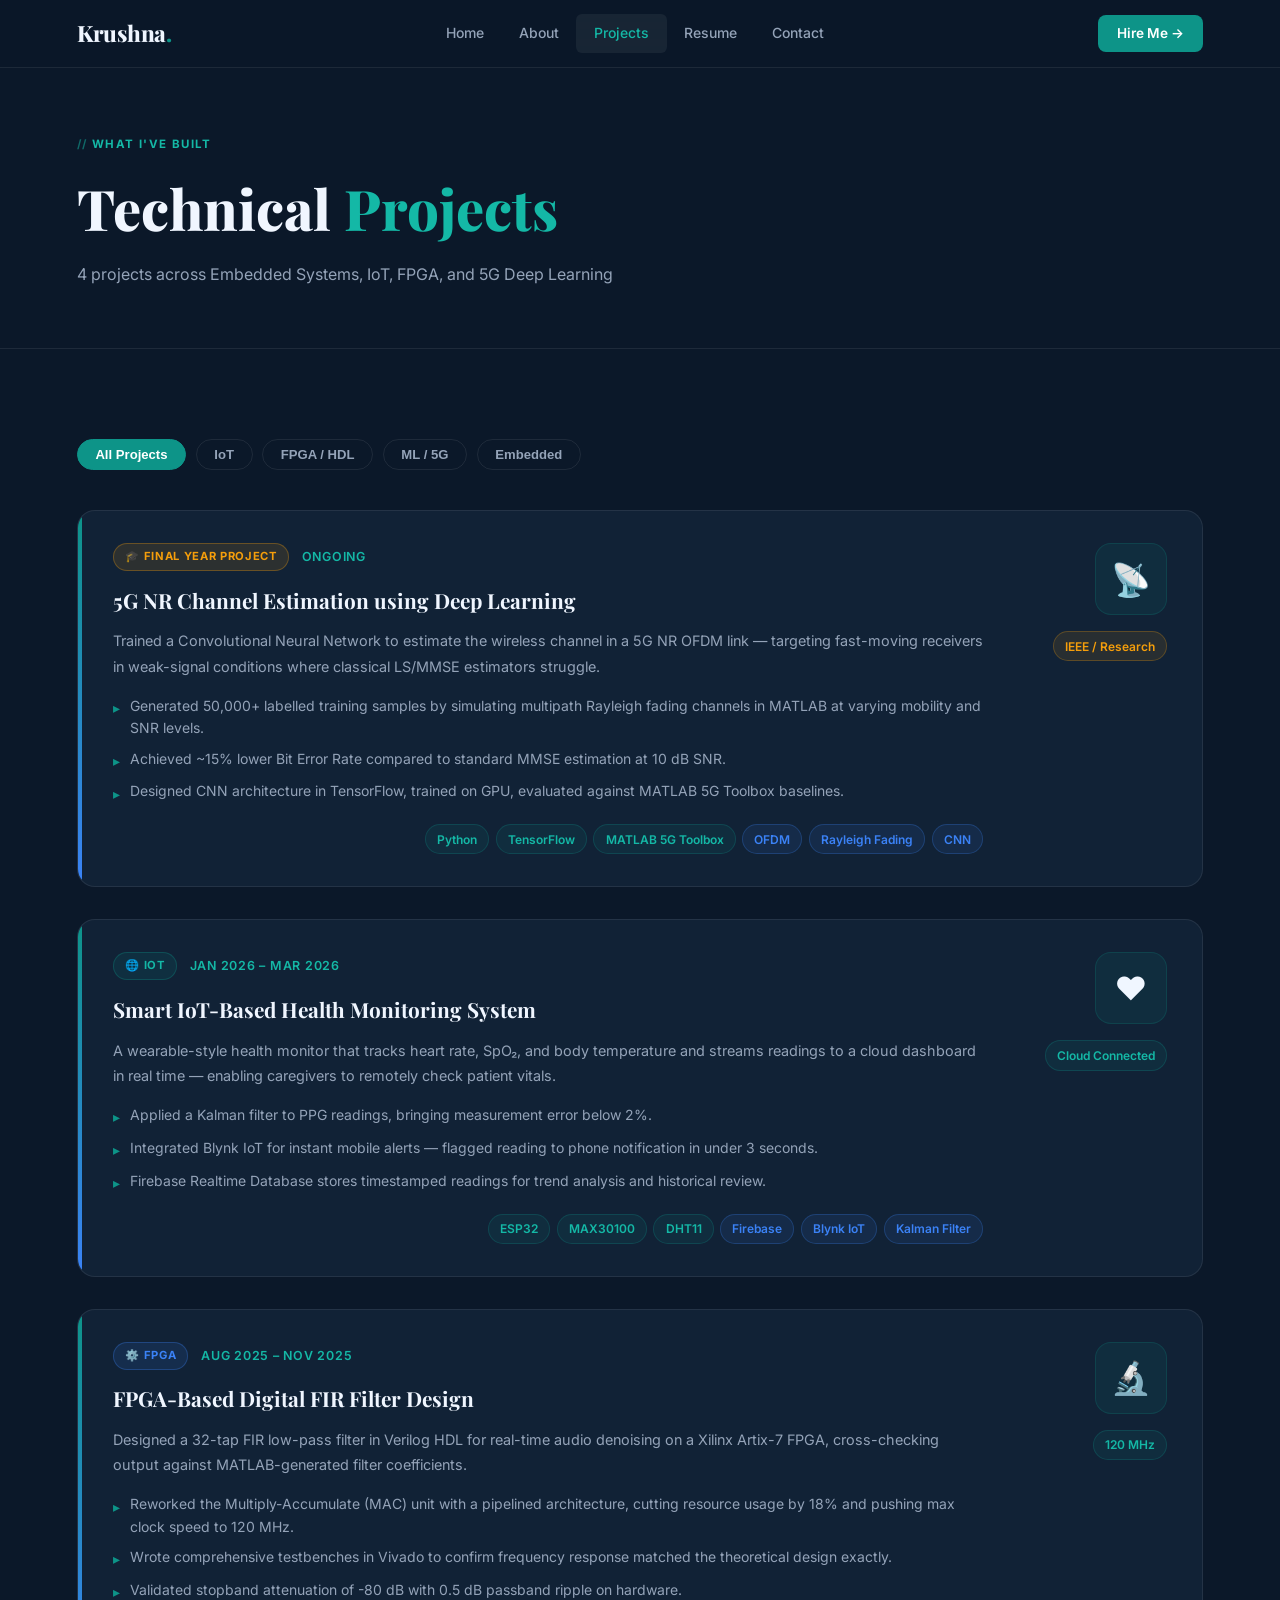
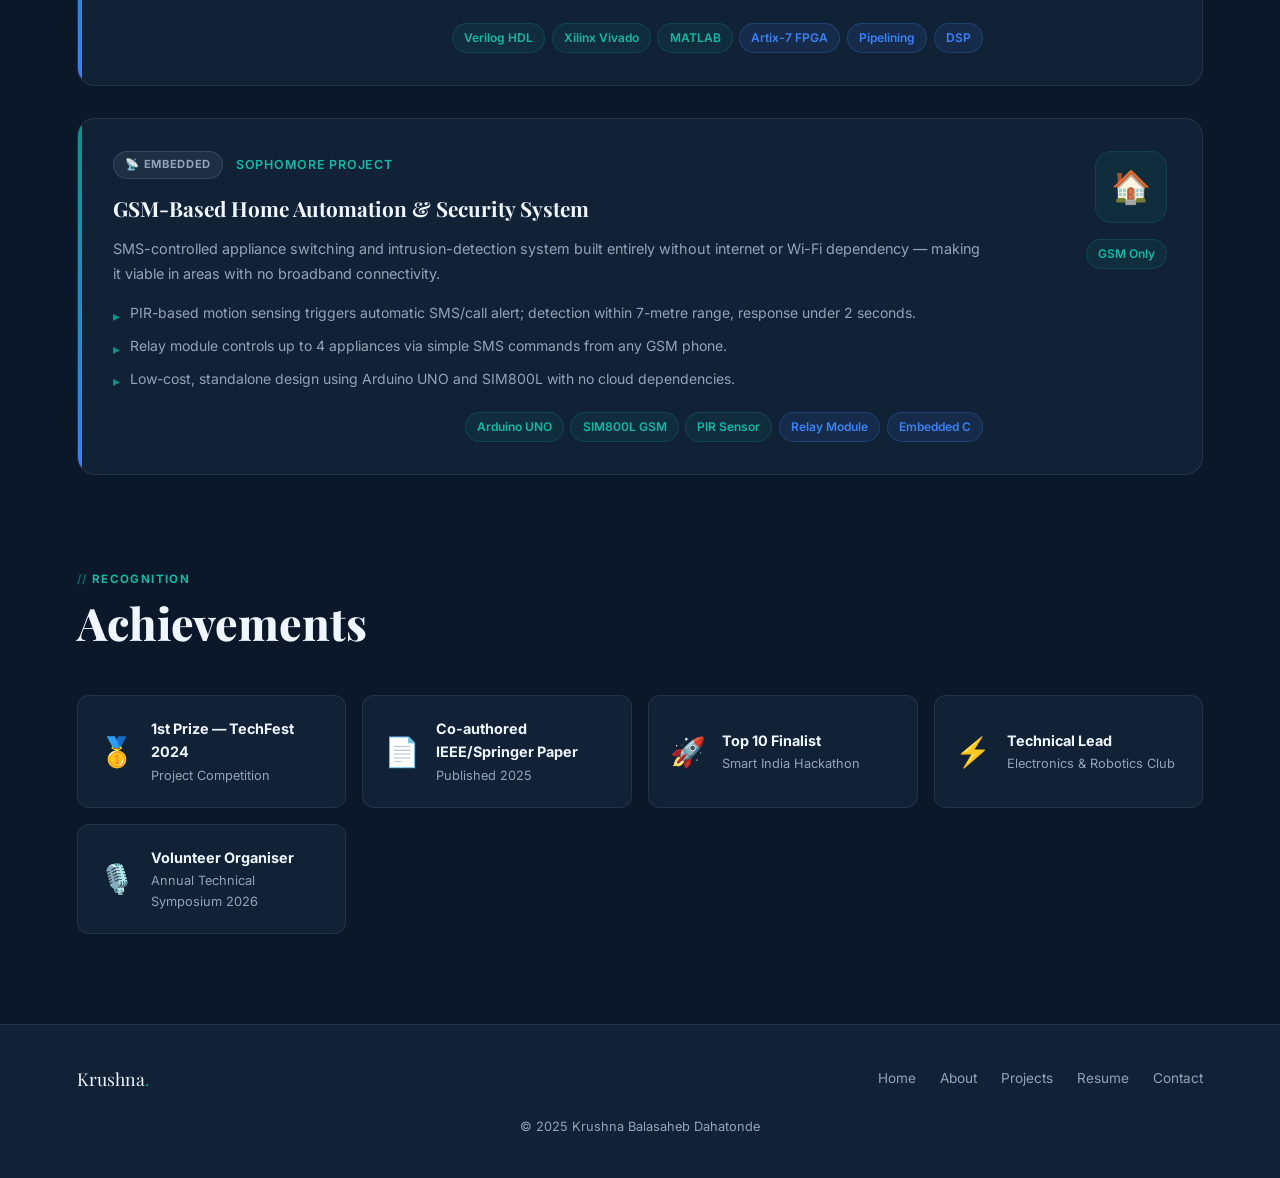
<file: projects.html>
<!DOCTYPE html>
<html lang="en">
<head>
<meta charset="UTF-8"/>
<meta name="viewport" content="width=device-width, initial-scale=1.0"/>
<title>Projects — Krushna Dahatonde</title>
<link rel="stylesheet" href="style.css"/>
<style>
.page-hero { padding: 130px 6vw 60px; border-bottom: 1px solid var(--border); }
.page-hero h1 { font-family: 'Playfair Display', serif; font-size: clamp(2.2rem,5vw,3.5rem); font-weight: 800; }
.page-hero p  { color: var(--muted); margin-top: .6rem; }

/* FILTER TABS */
.filter-tabs { display: flex; gap: .6rem; flex-wrap: wrap; margin-bottom: 2.5rem; }
.filter-btn {
  padding: .45rem 1.1rem; border-radius: 100px;
  font-size: .82rem; font-weight: 600;
  border: 1.5px solid var(--border);
  background: transparent; color: var(--muted);
  cursor: pointer; transition: all .2s;
}
.filter-btn:hover, .filter-btn.active {
  background: var(--teal); border-color: var(--teal); color: #fff;
}

/* PROJECT CARDS (detailed) */
.projects-list { display: flex; flex-direction: column; gap: 2rem; }
.proj-detail-card {
  background: var(--card); border: 1px solid var(--border);
  border-radius: 18px; padding: 2rem 2.2rem;
  display: grid; grid-template-columns: 1fr auto;
  gap: 1.5rem; align-items: start;
  transition: border-color .25s, box-shadow .25s;
  position: relative; overflow: hidden;
}
.proj-detail-card::before {
  content: ''; position: absolute; left: 0; top: 0; bottom: 0; width: 4px;
  background: linear-gradient(180deg, var(--teal), var(--blue-light));
  border-radius: 4px 0 0 4px;
}
.proj-detail-card:hover { border-color: rgba(13,148,136,.35); box-shadow: 0 8px 40px rgba(13,148,136,.1); }

.proj-header { display: flex; align-items: center; gap: .8rem; flex-wrap: wrap; margin-bottom: .8rem; }
.proj-status {
  font-size: .7rem; font-weight: 700; padding: .25rem .7rem;
  border-radius: 100px; text-transform: uppercase; letter-spacing: .06em;
}
.status-final  { background: rgba(245,158,11,.12); border: 1px solid rgba(245,158,11,.3); color: var(--gold); }
.status-iot    { background: rgba(13,148,136,.12); border: 1px solid rgba(13,148,136,.3); color: var(--teal-light); }
.status-fpga   { background: rgba(59,130,246,.12); border: 1px solid rgba(59,130,246,.3); color: var(--blue-light); }
.status-gsm    { background: rgba(148,163,184,.1); border: 1px solid rgba(148,163,184,.2); color: var(--muted); }

.proj-detail-card h3 { font-family: 'Playfair Display', serif; font-size: 1.3rem; font-weight: 700; margin-bottom: .7rem; }
.proj-detail-card .proj-period { font-size: .78rem; color: var(--teal-light); font-weight: 600; text-transform: uppercase; letter-spacing: .06em; }
.proj-detail-card p { color: var(--muted); font-size: .9rem; line-height: 1.75; }
.proj-highlights { margin-top: 1rem; display: flex; flex-direction: column; gap: .5rem; }
.proj-hi { display: flex; gap: .6rem; font-size: .875rem; color: var(--muted); line-height: 1.6; }
.proj-hi::before { content: '▸'; color: var(--teal); flex-shrink: 0; margin-top: .15rem; }
.proj-meta-right { display: flex; flex-direction: column; align-items: flex-end; gap: 1rem; min-width: 160px; }
.proj-icon-box {
  width: 72px; height: 72px; border-radius: 16px;
  background: rgba(13,148,136,.1); border: 1px solid rgba(13,148,136,.2);
  display: flex; align-items: center; justify-content: center; font-size: 2rem;
}
.proj-chips { display: flex; flex-wrap: wrap; gap: .4rem; justify-content: flex-end; }

/* ACHIEVEMENTS */
.ach-grid { display: grid; grid-template-columns: repeat(auto-fill, minmax(260px, 1fr)); gap: 1rem; }
.ach-card {
  background: var(--card); border: 1px solid var(--border); border-radius: 12px;
  padding: 1.3rem; display: flex; align-items: center; gap: 1rem;
}
.ach-icon { font-size: 1.8rem; }
.ach-title { font-weight: 700; font-size: .9rem; }
.ach-sub   { color: var(--muted); font-size: .8rem; margin-top: .15rem; }

@media(max-width:700px){
  .proj-detail-card { grid-template-columns: 1fr; }
  .proj-meta-right { align-items: flex-start; }
  .proj-chips { justify-content: flex-start; }
}
</style>
</head>
<body>

<nav class="nav">
  <a href="index.html" class="nav-logo">Krushna<span>.</span></a>
  <ul class="nav-links">
    <li><a href="index.html">Home</a></li>
    <li><a href="about.html">About</a></li>
    <li><a href="projects.html" class="active">Projects</a></li>
    <li><a href="resume.html">Resume</a></li>
    <li><a href="contact.html">Contact</a></li>
  </ul>
  <a href="contact.html" class="nav-cta">Hire Me →</a>
  <button class="nav-mobile-btn">☰</button>
</nav>

<div class="page-hero">
  <div class="section-tag">What I've Built</div>
  <h1>Technical <em style="font-style:normal;color:var(--teal-light)">Projects</em></h1>
  <p>4 projects across Embedded Systems, IoT, FPGA, and 5G Deep Learning</p>
</div>

<section class="section">
  <!-- FILTER -->
  <div class="filter-tabs">
    <button class="filter-btn active" data-filter="all">All Projects</button>
    <button class="filter-btn" data-filter="iot">IoT</button>
    <button class="filter-btn" data-filter="fpga">FPGA / HDL</button>
    <button class="filter-btn" data-filter="ml">ML / 5G</button>
    <button class="filter-btn" data-filter="embedded">Embedded</button>
  </div>

  <div class="projects-list reveal">

    <!-- PROJECT 1 -->
    <div class="proj-detail-card" data-category="ml">
      <div>
        <div class="proj-header">
          <span class="proj-status status-final">🎓 Final Year Project</span>
          <span class="proj-period">Ongoing</span>
        </div>
        <h3>5G NR Channel Estimation using Deep Learning</h3>
        <p>Trained a Convolutional Neural Network to estimate the wireless channel in a 5G NR OFDM link — targeting fast-moving receivers in weak-signal conditions where classical LS/MMSE estimators struggle.</p>
        <div class="proj-highlights">
          <div class="proj-hi">Generated 50,000+ labelled training samples by simulating multipath Rayleigh fading channels in MATLAB at varying mobility and SNR levels.</div>
          <div class="proj-hi">Achieved ~15% lower Bit Error Rate compared to standard MMSE estimation at 10 dB SNR.</div>
          <div class="proj-hi">Designed CNN architecture in TensorFlow, trained on GPU, evaluated against MATLAB 5G Toolbox baselines.</div>
        </div>
        <div class="proj-chips" style="margin-top:1.2rem;">
          <span class="pill">Python</span><span class="pill">TensorFlow</span><span class="pill">MATLAB 5G Toolbox</span>
          <span class="pill pill-blue">OFDM</span><span class="pill pill-blue">Rayleigh Fading</span><span class="pill pill-blue">CNN</span>
        </div>
      </div>
      <div class="proj-meta-right">
        <div class="proj-icon-box">📡</div>
        <span class="pill pill-gold">IEEE / Research</span>
      </div>
    </div>

    <!-- PROJECT 2 -->
    <div class="proj-detail-card" data-category="iot">
      <div>
        <div class="proj-header">
          <span class="proj-status status-iot">🌐 IoT</span>
          <span class="proj-period">Jan 2026 – Mar 2026</span>
        </div>
        <h3>Smart IoT-Based Health Monitoring System</h3>
        <p>A wearable-style health monitor that tracks heart rate, SpO₂, and body temperature and streams readings to a cloud dashboard in real time — enabling caregivers to remotely check patient vitals.</p>
        <div class="proj-highlights">
          <div class="proj-hi">Applied a Kalman filter to PPG readings, bringing measurement error below 2%.</div>
          <div class="proj-hi">Integrated Blynk IoT for instant mobile alerts — flagged reading to phone notification in under 3 seconds.</div>
          <div class="proj-hi">Firebase Realtime Database stores timestamped readings for trend analysis and historical review.</div>
        </div>
        <div class="proj-chips" style="margin-top:1.2rem;">
          <span class="pill">ESP32</span><span class="pill">MAX30100</span><span class="pill">DHT11</span>
          <span class="pill pill-blue">Firebase</span><span class="pill pill-blue">Blynk IoT</span><span class="pill pill-blue">Kalman Filter</span>
        </div>
      </div>
      <div class="proj-meta-right">
        <div class="proj-icon-box">❤️</div>
        <span class="pill">Cloud Connected</span>
      </div>
    </div>

    <!-- PROJECT 3 -->
    <div class="proj-detail-card" data-category="fpga">
      <div>
        <div class="proj-header">
          <span class="proj-status status-fpga">⚙️ FPGA</span>
          <span class="proj-period">Aug 2025 – Nov 2025</span>
        </div>
        <h3>FPGA-Based Digital FIR Filter Design</h3>
        <p>Designed a 32-tap FIR low-pass filter in Verilog HDL for real-time audio denoising on a Xilinx Artix-7 FPGA, cross-checking output against MATLAB-generated filter coefficients.</p>
        <div class="proj-highlights">
          <div class="proj-hi">Reworked the Multiply-Accumulate (MAC) unit with a pipelined architecture, cutting resource usage by 18% and pushing max clock speed to 120 MHz.</div>
          <div class="proj-hi">Wrote comprehensive testbenches in Vivado to confirm frequency response matched the theoretical design exactly.</div>
          <div class="proj-hi">Validated stopband attenuation of -80 dB with 0.5 dB passband ripple on hardware.</div>
        </div>
        <div class="proj-chips" style="margin-top:1.2rem;">
          <span class="pill">Verilog HDL</span><span class="pill">Xilinx Vivado</span><span class="pill">MATLAB</span>
          <span class="pill pill-blue">Artix-7 FPGA</span><span class="pill pill-blue">Pipelining</span><span class="pill pill-blue">DSP</span>
        </div>
      </div>
      <div class="proj-meta-right">
        <div class="proj-icon-box">🔬</div>
        <span class="pill">120 MHz</span>
      </div>
    </div>

    <!-- PROJECT 4 -->
    <div class="proj-detail-card" data-category="embedded">
      <div>
        <div class="proj-header">
          <span class="proj-status status-gsm">📡 Embedded</span>
          <span class="proj-period">Sophomore Project</span>
        </div>
        <h3>GSM-Based Home Automation & Security System</h3>
        <p>SMS-controlled appliance switching and intrusion-detection system built entirely without internet or Wi-Fi dependency — making it viable in areas with no broadband connectivity.</p>
        <div class="proj-highlights">
          <div class="proj-hi">PIR-based motion sensing triggers automatic SMS/call alert; detection within 7-metre range, response under 2 seconds.</div>
          <div class="proj-hi">Relay module controls up to 4 appliances via simple SMS commands from any GSM phone.</div>
          <div class="proj-hi">Low-cost, standalone design using Arduino UNO and SIM800L with no cloud dependencies.</div>
        </div>
        <div class="proj-chips" style="margin-top:1.2rem;">
          <span class="pill">Arduino UNO</span><span class="pill">SIM800L GSM</span><span class="pill">PIR Sensor</span>
          <span class="pill pill-blue">Relay Module</span><span class="pill pill-blue">Embedded C</span>
        </div>
      </div>
      <div class="proj-meta-right">
        <div class="proj-icon-box">🏠</div>
        <span class="pill">GSM Only</span>
      </div>
    </div>

  </div>
</section>

<!-- ACHIEVEMENTS -->
<section class="section" style="padding-top:0">
  <div class="section-tag">Recognition</div>
  <h2 class="section-title reveal">Achievements</h2>
  <div class="ach-grid reveal">
    <div class="ach-card"><span class="ach-icon">🥇</span><div><div class="ach-title">1st Prize — TechFest 2024</div><div class="ach-sub">Project Competition</div></div></div>
    <div class="ach-card"><span class="ach-icon">📄</span><div><div class="ach-title">Co-authored IEEE/Springer Paper</div><div class="ach-sub">Published 2025</div></div></div>
    <div class="ach-card"><span class="ach-icon">🚀</span><div><div class="ach-title">Top 10 Finalist</div><div class="ach-sub">Smart India Hackathon</div></div></div>
    <div class="ach-card"><span class="ach-icon">⚡</span><div><div class="ach-title">Technical Lead</div><div class="ach-sub">Electronics & Robotics Club</div></div></div>
    <div class="ach-card"><span class="ach-icon">🎙️</span><div><div class="ach-title">Volunteer Organiser</div><div class="ach-sub">Annual Technical Symposium 2026</div></div></div>
  </div>
</section>

<footer class="footer">
  <div class="footer-logo">Krushna<span>.</span></div>
  <div class="footer-links">
    <a href="index.html">Home</a>
    <a href="about.html">About</a>
    <a href="projects.html">Projects</a>
    <a href="resume.html">Resume</a>
    <a href="contact.html">Contact</a>
  </div>
  <p class="footer-copy">© 2025 Krushna Balasaheb Dahatonde</p>
</footer>

<script src="main.js"></script>
<script>
// Filter logic
const filterBtns = document.querySelectorAll('.filter-btn');
const projCards   = document.querySelectorAll('.proj-detail-card');
filterBtns.forEach(btn => {
  btn.addEventListener('click', () => {
    filterBtns.forEach(b => b.classList.remove('active'));
    btn.classList.add('active');
    const f = btn.dataset.filter;
    projCards.forEach(c => {
      c.style.display = (f === 'all' || c.dataset.category === f) ? '' : 'none';
    });
  });
});
</script>
</body>
</html>
</file>
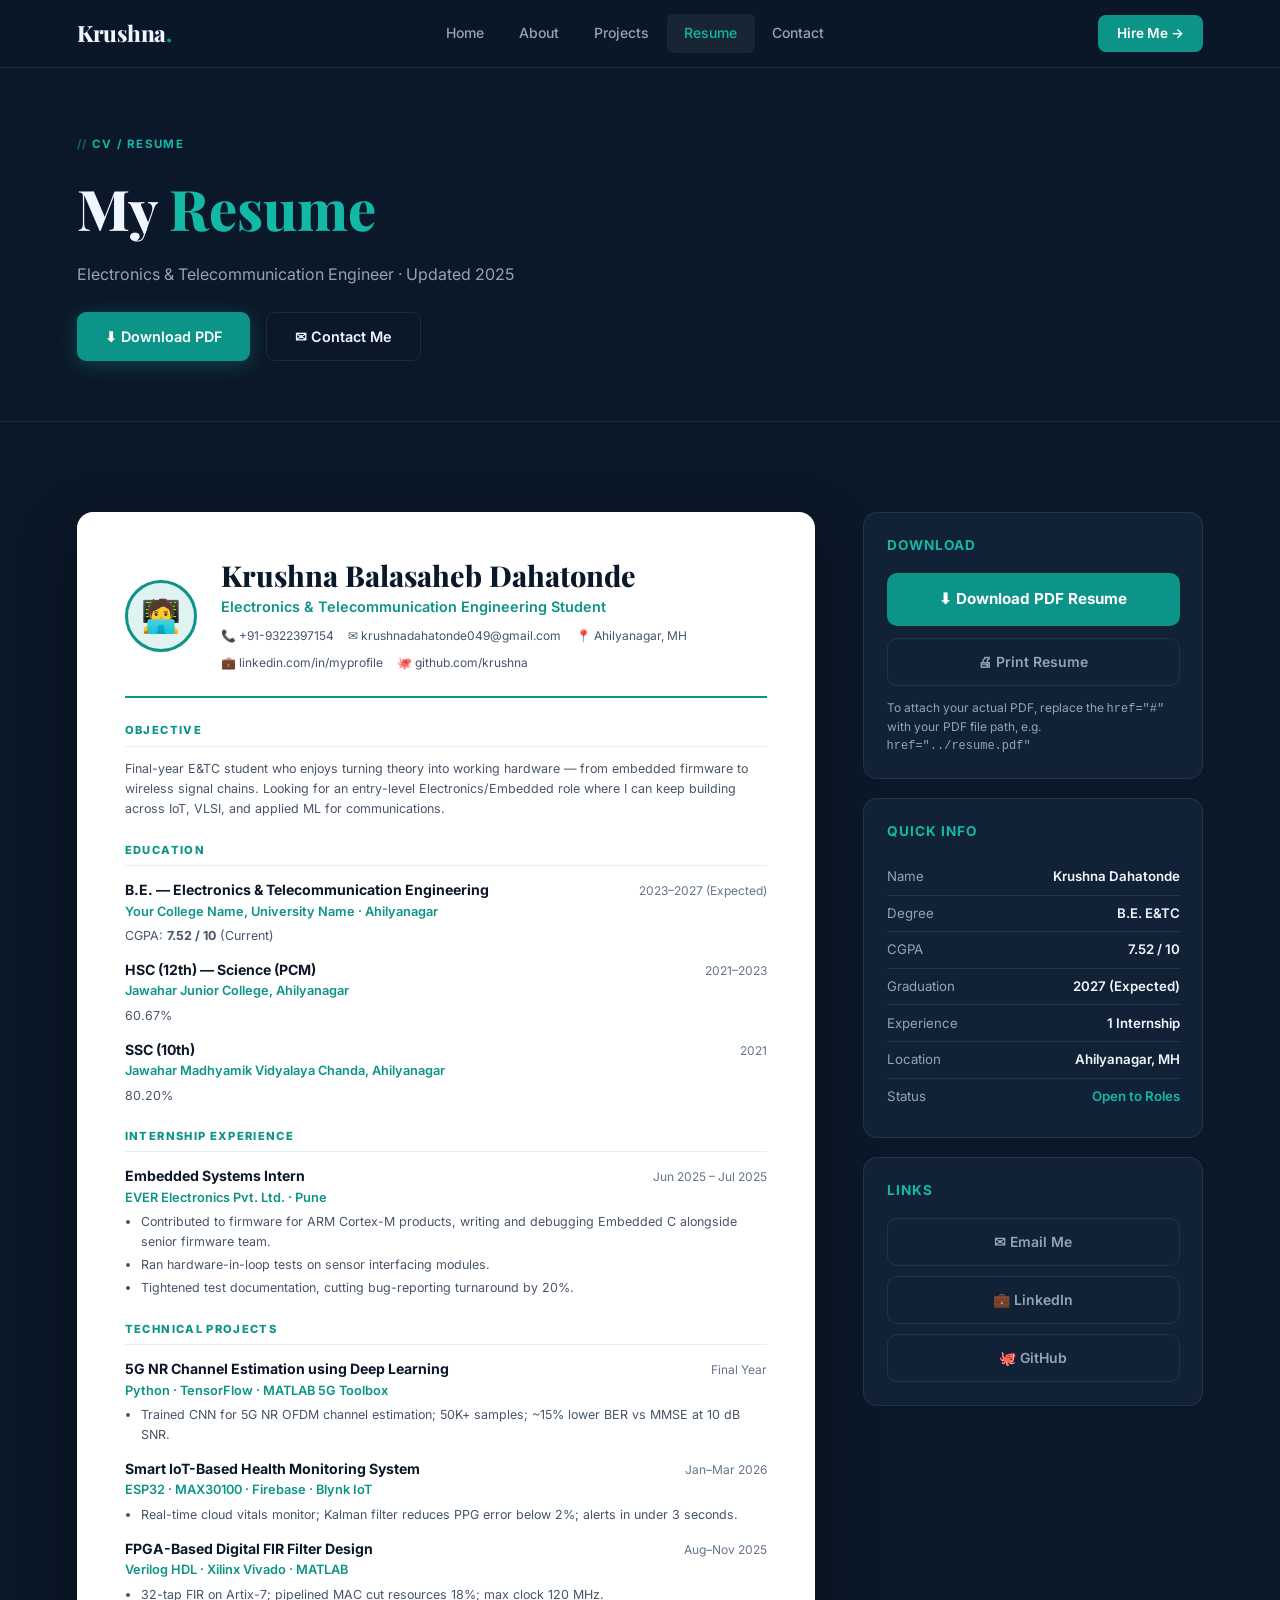
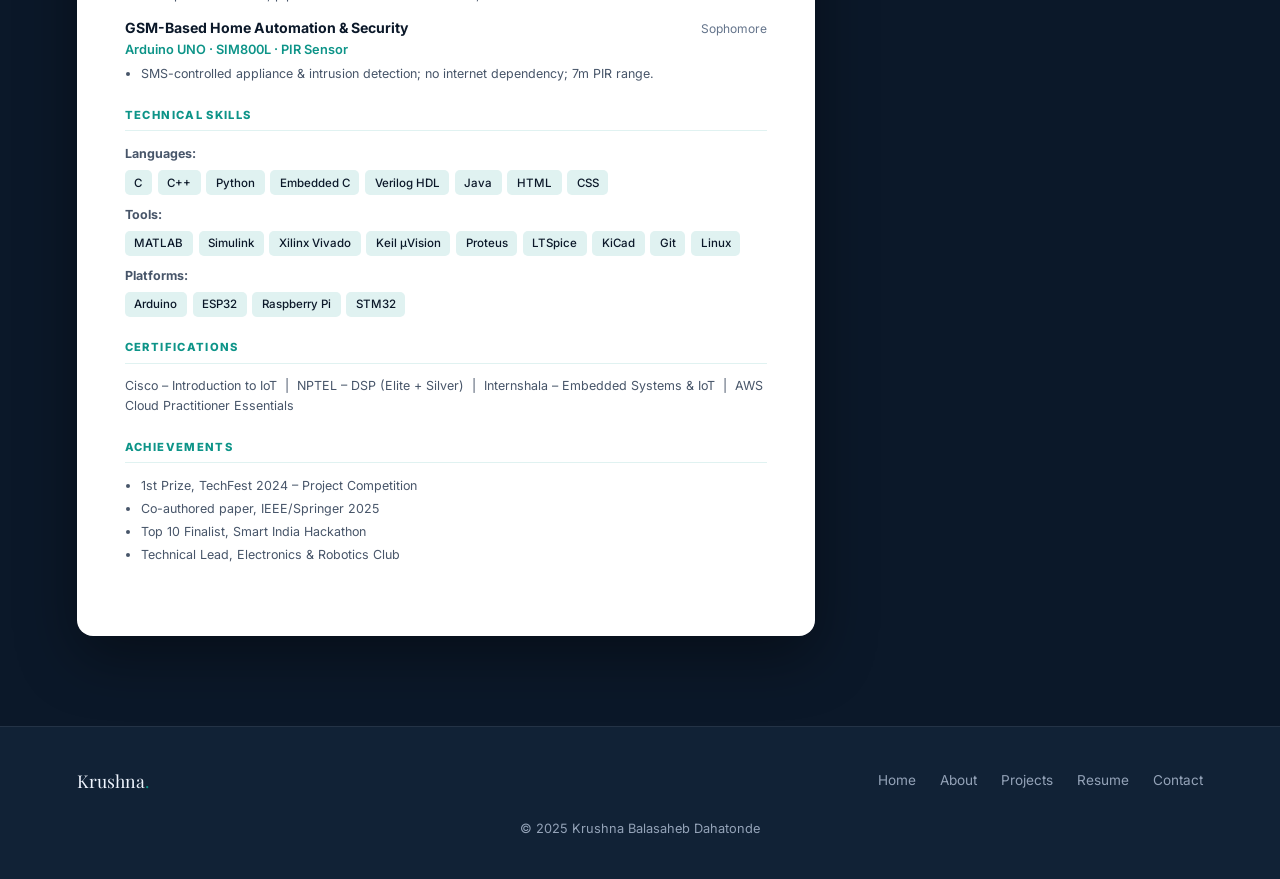
<file: resume.html>
<!DOCTYPE html>
<html lang="en">
<head>
<meta charset="UTF-8"/>
<meta name="viewport" content="width=device-width, initial-scale=1.0"/>
<title>Resume — Krushna Dahatonde</title>
<link rel="stylesheet" href="style.css"/>
<style>
.page-hero { padding: 130px 6vw 60px; border-bottom: 1px solid var(--border); }
.page-hero h1 { font-family: 'Playfair Display', serif; font-size: clamp(2.2rem,5vw,3.5rem); font-weight: 800; }
.page-hero p  { color: var(--muted); margin-top: .6rem; }
.dl-actions { display: flex; gap: 1rem; margin-top: 1.5rem; flex-wrap: wrap; }

/* RESUME VIEWER */
.resume-layout { display: grid; grid-template-columns: 1fr 340px; gap: 3rem; align-items: start; }

/* Resume card (styled HTML version) */
.resume-card {
  background: #fff; color: #111;
  border-radius: 16px; padding: 3rem;
  box-shadow: 0 20px 60px rgba(0,0,0,.4);
  font-family: 'Inter', sans-serif;
}
.rc-header { display: flex; align-items: center; gap: 1.5rem; margin-bottom: 1.5rem; padding-bottom: 1.5rem; border-bottom: 2px solid #0D9488; }
.rc-avatar {
  width: 72px; height: 72px; border-radius: 50%;
  background: #E0F2F1; border: 3px solid #0D9488;
  display: flex; align-items: center; justify-content: center; font-size: 2rem;
  flex-shrink: 0; overflow: hidden;
}
.rc-avatar img { width: 100%; height: 100%; object-fit: cover; }
.rc-name { font-family: 'Playfair Display', serif; font-size: 1.8rem; font-weight: 800; color: #0B1829; line-height: 1.1; }
.rc-title { color: #0D9488; font-weight: 600; font-size: .9rem; margin-top: .2rem; }
.rc-contacts { display: flex; flex-wrap: wrap; gap: .5rem .9rem; margin-top: .5rem; }
.rc-contacts span { font-size: .75rem; color: #475569; }

.rc-section { margin-bottom: 1.4rem; }
.rc-section-title {
  font-size: .7rem; font-weight: 800; letter-spacing: .12em;
  text-transform: uppercase; color: #0D9488;
  border-bottom: 1.5px solid #E0F2F1;
  padding-bottom: .35rem; margin-bottom: .8rem;
}
.rc-item { margin-bottom: .8rem; }
.rc-item-hd { display: flex; justify-content: space-between; align-items: baseline; flex-wrap: wrap; gap: .3rem; }
.rc-item-title { font-weight: 700; font-size: .88rem; color: #0B1829; }
.rc-item-date  { font-size: .75rem; color: #64748B; }
.rc-item-sub   { font-size: .8rem; color: #0D9488; font-weight: 600; margin-bottom: .25rem; }
.rc-item-body  { font-size: .78rem; color: #475569; line-height: 1.6; }
.rc-bullets    { padding-left: 1rem; margin-top: .25rem; }
.rc-bullets li { font-size: .78rem; color: #475569; line-height: 1.6; margin-bottom: .2rem; }
.rc-skills-row { display: flex; flex-wrap: wrap; gap: .35rem; }
.rc-skill-tag  { font-size: .72rem; padding: .2rem .6rem; border-radius: 5px; background: #E0F2F1; color: #0B1829; font-weight: 500; }

/* RIGHT: sidebar */
.resume-sidebar { position: sticky; top: 90px; display: flex; flex-direction: column; gap: 1.2rem; }
.sidebar-card {
  background: var(--card); border: 1px solid var(--border); border-radius: 14px; padding: 1.4rem;
}
.sidebar-card h3 { font-size: .85rem; font-weight: 700; text-transform: uppercase; letter-spacing: .08em; color: var(--teal-light); margin-bottom: 1rem; }
.dl-btn-large {
  display: flex; align-items: center; justify-content: center; gap: .6rem;
  width: 100%; padding: .9rem; border-radius: 10px;
  background: var(--teal); color: #fff; font-weight: 700; font-size: .95rem;
  border: none; cursor: pointer; text-decoration: none;
  transition: background .2s, transform .15s; margin-bottom: .75rem;
}
.dl-btn-large:hover { background: var(--teal-light); transform: translateY(-1px); }
.dl-btn-secondary {
  display: flex; align-items: center; justify-content: center; gap: .6rem;
  width: 100%; padding: .75rem; border-radius: 10px;
  background: transparent; color: var(--muted); font-weight: 600; font-size: .875rem;
  border: 1.5px solid var(--border); cursor: pointer; text-decoration: none;
  transition: border-color .2s, color .2s;
}
.dl-btn-secondary:hover { border-color: var(--teal); color: var(--teal-light); }

.info-row { display: flex; justify-content: space-between; font-size: .83rem; padding: .45rem 0; border-bottom: 1px solid var(--border); }
.info-row:last-child { border: none; }
.info-row .lbl { color: var(--muted); }
.info-row .val { font-weight: 600; }

@media(max-width:900px){ .resume-layout { grid-template-columns: 1fr; } .resume-sidebar { position: static; } }
</style>
</head>
<body>

<nav class="nav">
  <a href="index.html" class="nav-logo">Krushna<span>.</span></a>
  <ul class="nav-links">
    <li><a href="index.html">Home</a></li>
    <li><a href="about.html">About</a></li>
    <li><a href="projects.html">Projects</a></li>
    <li><a href="resume.html" class="active">Resume</a></li>
    <li><a href="contact.html">Contact</a></li>
  </ul>
  <a href="contact.html" class="nav-cta">Hire Me →</a>
  <button class="nav-mobile-btn">☰</button>
</nav>

<div class="page-hero">
  <div class="section-tag">CV / Resume</div>
  <h1>My <em style="font-style:normal;color:var(--teal-light)">Resume</em></h1>
  <p>Electronics & Telecommunication Engineer · Updated 2025</p>
  <div class="dl-actions">
    <a href="#" class="btn btn-primary" id="downloadBtn" onclick="downloadResume()">⬇ Download PDF</a>
    <a href="contact.html" class="btn btn-secondary">✉ Contact Me</a>
  </div>
</div>

<section class="section">
  <div class="resume-layout">

    <!-- RESUME HTML CARD -->
    <div class="resume-card reveal" id="resumeContent">

      <!-- HEADER -->
      <div class="rc-header">
        <div class="rc-avatar">
          <!-- Replace with: <img src="Me.jpeg" alt="Krushna"> -->
          🧑‍💻
        </div>
        <div>
          <div class="rc-name">Krushna Balasaheb Dahatonde</div>
          <div class="rc-title">Electronics & Telecommunication Engineering Student</div>
          <div class="rc-contacts">
            <span>📞 +91-9322397154</span>
            <span>✉ krushnadahatonde049@gmail.com</span>
            <span>📍 Ahilyanagar, MH</span>
            <span>💼 linkedin.com/in/myprofile</span>
            <span>🐙 github.com/krushna</span>
          </div>
        </div>
      </div>

      <!-- OBJECTIVE -->
      <div class="rc-section">
        <div class="rc-section-title">Objective</div>
        <div class="rc-item-body">Final-year E&TC student who enjoys turning theory into working hardware — from embedded firmware to wireless signal chains. Looking for an entry-level Electronics/Embedded role where I can keep building across IoT, VLSI, and applied ML for communications.</div>
      </div>

      <!-- EDUCATION -->
      <div class="rc-section">
        <div class="rc-section-title">Education</div>
        <div class="rc-item">
          <div class="rc-item-hd"><span class="rc-item-title">B.E. — Electronics & Telecommunication Engineering</span><span class="rc-item-date">2023–2027 (Expected)</span></div>
          <div class="rc-item-sub">Your College Name, University Name · Ahilyanagar</div>
          <div class="rc-item-body">CGPA: <strong>7.52 / 10</strong> (Current)</div>
        </div>
        <div class="rc-item">
          <div class="rc-item-hd"><span class="rc-item-title">HSC (12th) — Science (PCM)</span><span class="rc-item-date">2021–2023</span></div>
          <div class="rc-item-sub">Jawahar Junior College, Ahilyanagar</div>
          <div class="rc-item-body">60.67%</div>
        </div>
        <div class="rc-item">
          <div class="rc-item-hd"><span class="rc-item-title">SSC (10th)</span><span class="rc-item-date">2021</span></div>
          <div class="rc-item-sub">Jawahar Madhyamik Vidyalaya Chanda, Ahilyanagar</div>
          <div class="rc-item-body">80.20%</div>
        </div>
      </div>

      <!-- EXPERIENCE -->
      <div class="rc-section">
        <div class="rc-section-title">Internship Experience</div>
        <div class="rc-item">
          <div class="rc-item-hd"><span class="rc-item-title">Embedded Systems Intern</span><span class="rc-item-date">Jun 2025 – Jul 2025</span></div>
          <div class="rc-item-sub">EVER Electronics Pvt. Ltd. · Pune</div>
          <ul class="rc-bullets">
            <li>Contributed to firmware for ARM Cortex-M products, writing and debugging Embedded C alongside senior firmware team.</li>
            <li>Ran hardware-in-loop tests on sensor interfacing modules.</li>
            <li>Tightened test documentation, cutting bug-reporting turnaround by 20%.</li>
          </ul>
        </div>
      </div>

      <!-- PROJECTS -->
      <div class="rc-section">
        <div class="rc-section-title">Technical Projects</div>
        <div class="rc-item">
          <div class="rc-item-hd"><span class="rc-item-title">5G NR Channel Estimation using Deep Learning</span><span class="rc-item-date">Final Year</span></div>
          <div class="rc-item-sub">Python · TensorFlow · MATLAB 5G Toolbox</div>
          <ul class="rc-bullets"><li>Trained CNN for 5G NR OFDM channel estimation; 50K+ samples; ~15% lower BER vs MMSE at 10 dB SNR.</li></ul>
        </div>
        <div class="rc-item">
          <div class="rc-item-hd"><span class="rc-item-title">Smart IoT-Based Health Monitoring System</span><span class="rc-item-date">Jan–Mar 2026</span></div>
          <div class="rc-item-sub">ESP32 · MAX30100 · Firebase · Blynk IoT</div>
          <ul class="rc-bullets"><li>Real-time cloud vitals monitor; Kalman filter reduces PPG error below 2%; alerts in under 3 seconds.</li></ul>
        </div>
        <div class="rc-item">
          <div class="rc-item-hd"><span class="rc-item-title">FPGA-Based Digital FIR Filter Design</span><span class="rc-item-date">Aug–Nov 2025</span></div>
          <div class="rc-item-sub">Verilog HDL · Xilinx Vivado · MATLAB</div>
          <ul class="rc-bullets"><li>32-tap FIR on Artix-7; pipelined MAC cut resources 18%; max clock 120 MHz.</li></ul>
        </div>
        <div class="rc-item">
          <div class="rc-item-hd"><span class="rc-item-title">GSM-Based Home Automation & Security</span><span class="rc-item-date">Sophomore</span></div>
          <div class="rc-item-sub">Arduino UNO · SIM800L · PIR Sensor</div>
          <ul class="rc-bullets"><li>SMS-controlled appliance & intrusion detection; no internet dependency; 7m PIR range.</li></ul>
        </div>
      </div>

      <!-- SKILLS -->
      <div class="rc-section">
        <div class="rc-section-title">Technical Skills</div>
        <div class="rc-item-body" style="margin-bottom:.4rem;"><strong>Languages:</strong></div>
        <div class="rc-skills-row" style="margin-bottom:.6rem;">
          <span class="rc-skill-tag">C</span><span class="rc-skill-tag">C++</span><span class="rc-skill-tag">Python</span><span class="rc-skill-tag">Embedded C</span><span class="rc-skill-tag">Verilog HDL</span><span class="rc-skill-tag">Java</span><span class="rc-skill-tag">HTML</span><span class="rc-skill-tag">CSS</span>
        </div>
        <div class="rc-item-body" style="margin-bottom:.4rem;"><strong>Tools:</strong></div>
        <div class="rc-skills-row" style="margin-bottom:.6rem;">
          <span class="rc-skill-tag">MATLAB</span><span class="rc-skill-tag">Simulink</span><span class="rc-skill-tag">Xilinx Vivado</span><span class="rc-skill-tag">Keil µVision</span><span class="rc-skill-tag">Proteus</span><span class="rc-skill-tag">LTSpice</span><span class="rc-skill-tag">KiCad</span><span class="rc-skill-tag">Git</span><span class="rc-skill-tag">Linux</span>
        </div>
        <div class="rc-item-body" style="margin-bottom:.4rem;"><strong>Platforms:</strong></div>
        <div class="rc-skills-row">
          <span class="rc-skill-tag">Arduino</span><span class="rc-skill-tag">ESP32</span><span class="rc-skill-tag">Raspberry Pi</span><span class="rc-skill-tag">STM32</span>
        </div>
      </div>

      <!-- CERTS & ACHIEVEMENTS -->
      <div class="rc-section">
        <div class="rc-section-title">Certifications</div>
        <div class="rc-item-body">Cisco – Introduction to IoT &nbsp;|&nbsp; NPTEL – DSP (Elite + Silver) &nbsp;|&nbsp; Internshala – Embedded Systems & IoT &nbsp;|&nbsp; AWS Cloud Practitioner Essentials</div>
      </div>
      <div class="rc-section">
        <div class="rc-section-title">Achievements</div>
        <ul class="rc-bullets">
          <li>1st Prize, TechFest 2024 – Project Competition</li>
          <li>Co-authored paper, IEEE/Springer 2025</li>
          <li>Top 10 Finalist, Smart India Hackathon</li>
          <li>Technical Lead, Electronics & Robotics Club</li>
        </ul>
      </div>

    </div><!-- /resume-card -->

    <!-- SIDEBAR -->
    <div class="resume-sidebar reveal reveal-delay-1">
      <div class="sidebar-card">
        <h3>Download</h3>
        <a href="#" class="dl-btn-large" onclick="downloadResume(); return false;">⬇ Download PDF Resume</a>
        <a href="#" class="dl-btn-secondary" onclick="window.print(); return false;">🖨 Print Resume</a>
        <p style="font-size:.75rem; color:var(--muted); margin-top:.8rem; line-height:1.5;">
          To attach your actual PDF, replace the <code>href="#"</code> with your PDF file path, e.g. <code>href="../resume.pdf"</code>
        </p>
      </div>

      <div class="sidebar-card">
        <h3>Quick Info</h3>
        <div class="info-row"><span class="lbl">Name</span><span class="val">Krushna Dahatonde</span></div>
        <div class="info-row"><span class="lbl">Degree</span><span class="val">B.E. E&TC</span></div>
        <div class="info-row"><span class="lbl">CGPA</span><span class="val">7.52 / 10</span></div>
        <div class="info-row"><span class="lbl">Graduation</span><span class="val">2027 (Expected)</span></div>
        <div class="info-row"><span class="lbl">Experience</span><span class="val">1 Internship</span></div>
        <div class="info-row"><span class="lbl">Location</span><span class="val">Ahilyanagar, MH</span></div>
        <div class="info-row"><span class="lbl">Status</span><span class="val" style="color:var(--teal-light)">Open to Roles</span></div>
      </div>

      <div class="sidebar-card">
        <h3>Links</h3>
        <div style="display:flex; flex-direction:column; gap:.6rem;">
          <a href="mailto:krushnadahatonde049@gmail.com" class="dl-btn-secondary">✉ Email Me</a>
          <a href="https://linkedin.com/in/myprofile" target="_blank" class="dl-btn-secondary">💼 LinkedIn</a>
          <a href="https://github.com/krushna" target="_blank" class="dl-btn-secondary">🐙 GitHub</a>
        </div>
      </div>
    </div>

  </div>
</section>

<footer class="footer">
  <div class="footer-logo">Krushna<span>.</span></div>
  <div class="footer-links">
    <a href="index.html">Home</a>
    <a href="about.html">About</a>
    <a href="projects.html">Projects</a>
    <a href="resume.html">Resume</a>
    <a href="contact.html">Contact</a>
  </div>
  <p class="footer-copy">© 2025 Krushna Balasaheb Dahatonde</p>
</footer>

<script src="main.js"></script>
<script>
function downloadResume() {
  // When you have an actual PDF, change this to: window.open('../resume.pdf');
  // For now, we print the page as PDF
  alert('To enable PDF download:\n1. Save your resume as resume.pdf\n2. Place it in the /portfolio/ folder\n3. Update the href in resume.html to "../resume.pdf"');
}
</script>
</body>
</html>
</file>
<file: style.css>
/* ═══════════════════════════════════════════
   KRUSHNA DAHATONDE — PORTFOLIO
   Theme: Deep Navy + Teal Professional
   ═══════════════════════════════════════════ */
@import url('https://fonts.googleapis.com/css2?family=Inter:wght@300;400;500;600;700&family=Playfair+Display:wght@700;800&display=swap');

*, *::before, *::after { box-sizing: border-box; margin: 0; padding: 0; }

:root {
  --navy:       #0B1829;
  --navy-mid:   #112236;
  --navy-light: #1A3352;
  --teal:       #0D9488;
  --teal-light: #14B8A6;
  --teal-glow:  rgba(13,148,136,.18);
  --blue:       #1D4ED8;
  --blue-light: #3B82F6;
  --white:      #F0F6FF;
  --muted:      #94A3B8;
  --border:     rgba(255,255,255,.08);
  --card:       #112236;
  --gold:       #F59E0B;
}

html { scroll-behavior: smooth; }
body {
  font-family: 'Inter', sans-serif;
  background: var(--navy);
  color: var(--white);
  line-height: 1.6;
  overflow-x: hidden;
}
img { max-width: 100%; display: block; }
a { text-decoration: none; color: inherit; }

/* ── SCROLLBAR ── */
::-webkit-scrollbar { width: 6px; }
::-webkit-scrollbar-track { background: var(--navy); }
::-webkit-scrollbar-thumb { background: var(--teal); border-radius: 3px; }

/* ── NAV ── */
.nav {
  position: fixed; top: 0; left: 0; right: 0; z-index: 200;
  display: flex; align-items: center; justify-content: space-between;
  padding: 0 6vw;
  height: 68px;
  background: rgba(11,24,41,.9);
  backdrop-filter: blur(20px);
  border-bottom: 1px solid var(--border);
  transition: background .3s;
}
.nav-logo {
  font-family: 'Playfair Display', serif;
  font-size: 1.4rem; font-weight: 800;
  color: var(--white);
  letter-spacing: -.01em;
}
.nav-logo span { color: var(--teal); }
.nav-links { display: flex; gap: 0; list-style: none; }
.nav-links a {
  display: block;
  padding: .5rem 1.1rem;
  font-size: .875rem; font-weight: 500;
  color: var(--muted);
  border-radius: 6px;
  transition: color .2s, background .2s;
}
.nav-links a:hover,
.nav-links a.active { color: var(--white); background: rgba(255,255,255,.06); }
.nav-links a.active { color: var(--teal-light); }
.nav-cta {
  display: inline-flex; align-items: center; gap: .4rem;
  padding: .5rem 1.2rem; border-radius: 8px;
  background: var(--teal); color: #fff;
  font-size: .85rem; font-weight: 600;
  transition: background .2s, transform .15s;
}
.nav-cta:hover { background: var(--teal-light); transform: translateY(-1px); }
.nav-mobile-btn { display: none; background: none; border: none; color: var(--white); font-size: 1.4rem; cursor: pointer; }

/* ── BUTTONS ── */
.btn {
  display: inline-flex; align-items: center; gap: .5rem;
  padding: .75rem 1.75rem; border-radius: 9px;
  font-size: .9rem; font-weight: 600;
  transition: transform .18s, box-shadow .18s, background .18s;
  cursor: pointer; border: none;
}
.btn:hover { transform: translateY(-2px); }
.btn-primary {
  background: var(--teal);
  color: #fff;
  box-shadow: 0 4px 20px rgba(13,148,136,.35);
}
.btn-primary:hover { background: var(--teal-light); box-shadow: 0 6px 28px rgba(13,148,136,.5); }
.btn-secondary {
  background: transparent;
  color: var(--white);
  border: 1.5px solid var(--border);
}
.btn-secondary:hover { border-color: var(--teal); color: var(--teal-light); }
.btn-blue {
  background: var(--blue);
  color: #fff;
  box-shadow: 0 4px 20px rgba(29,78,216,.35);
}
.btn-blue:hover { background: var(--blue-light); }

/* ── SECTION LAYOUT ── */
.section { padding: 90px 6vw; }
.section-sm { padding: 60px 6vw; }
.section-tag {
  display: inline-block;
  font-size: .72rem; font-weight: 700; letter-spacing: .12em;
  text-transform: uppercase;
  color: var(--teal-light);
  margin-bottom: .6rem;
}
.section-tag::before { content: '// '; opacity: .5; }
h2.section-title {
  font-family: 'Playfair Display', serif;
  font-size: clamp(1.9rem, 4vw, 2.8rem);
  font-weight: 800; line-height: 1.1;
  margin-bottom: 3rem;
  color: var(--white);
}
h2.section-title em { font-style: normal; color: var(--teal-light); }

/* ── CARDS ── */
.card {
  background: var(--card);
  border: 1px solid var(--border);
  border-radius: 14px;
  padding: 1.6rem;
  transition: border-color .2s, transform .2s, box-shadow .2s;
}
.card:hover {
  border-color: rgba(13,148,136,.4);
  transform: translateY(-3px);
  box-shadow: 0 8px 32px rgba(13,148,136,.12);
}

/* ── TAGS / PILLS ── */
.pill {
  display: inline-block;
  padding: .28rem .7rem; border-radius: 100px;
  font-size: .75rem; font-weight: 600;
  background: rgba(13,148,136,.1);
  border: 1px solid rgba(13,148,136,.25);
  color: var(--teal-light);
}
.pill-blue {
  background: rgba(59,130,246,.1);
  border-color: rgba(59,130,246,.25);
  color: var(--blue-light);
}
.pill-gold {
  background: rgba(245,158,11,.1);
  border-color: rgba(245,158,11,.25);
  color: var(--gold);
}

/* ── REVEAL ANIMATION ── */
.reveal { opacity: 0; transform: translateY(24px); transition: opacity .55s ease, transform .55s ease; }
.reveal.visible { opacity: 1; transform: none; }
.reveal-delay-1 { transition-delay: .1s; }
.reveal-delay-2 { transition-delay: .2s; }
.reveal-delay-3 { transition-delay: .3s; }

/* ── FOOTER ── */
.footer {
  background: var(--navy-mid);
  border-top: 1px solid var(--border);
  padding: 2.5rem 6vw;
  display: flex; align-items: center; justify-content: space-between;
  flex-wrap: wrap; gap: 1rem;
}
.footer-logo { font-family: 'Playfair Display', serif; font-size: 1.1rem; }
.footer-logo span { color: var(--teal); }
.footer-links { display: flex; gap: 1.5rem; }
.footer-links a { color: var(--muted); font-size: .85rem; transition: color .2s; }
.footer-links a:hover { color: var(--teal-light); }
.footer-copy { color: var(--muted); font-size: .8rem; width: 100%; text-align: center; margin-top: .5rem; }

/* ── RESPONSIVE ── */
@media (max-width: 768px) {
  .nav-links { display: none; }
  .nav-mobile-btn { display: block; }
  .nav-links.open {
    display: flex; flex-direction: column;
    position: fixed; top: 68px; left: 0; right: 0;
    background: var(--navy-mid);
    padding: 1rem 6vw 2rem;
    border-bottom: 1px solid var(--border);
    gap: .25rem;
  }
  .section { padding: 60px 5vw; }
}
</file>
